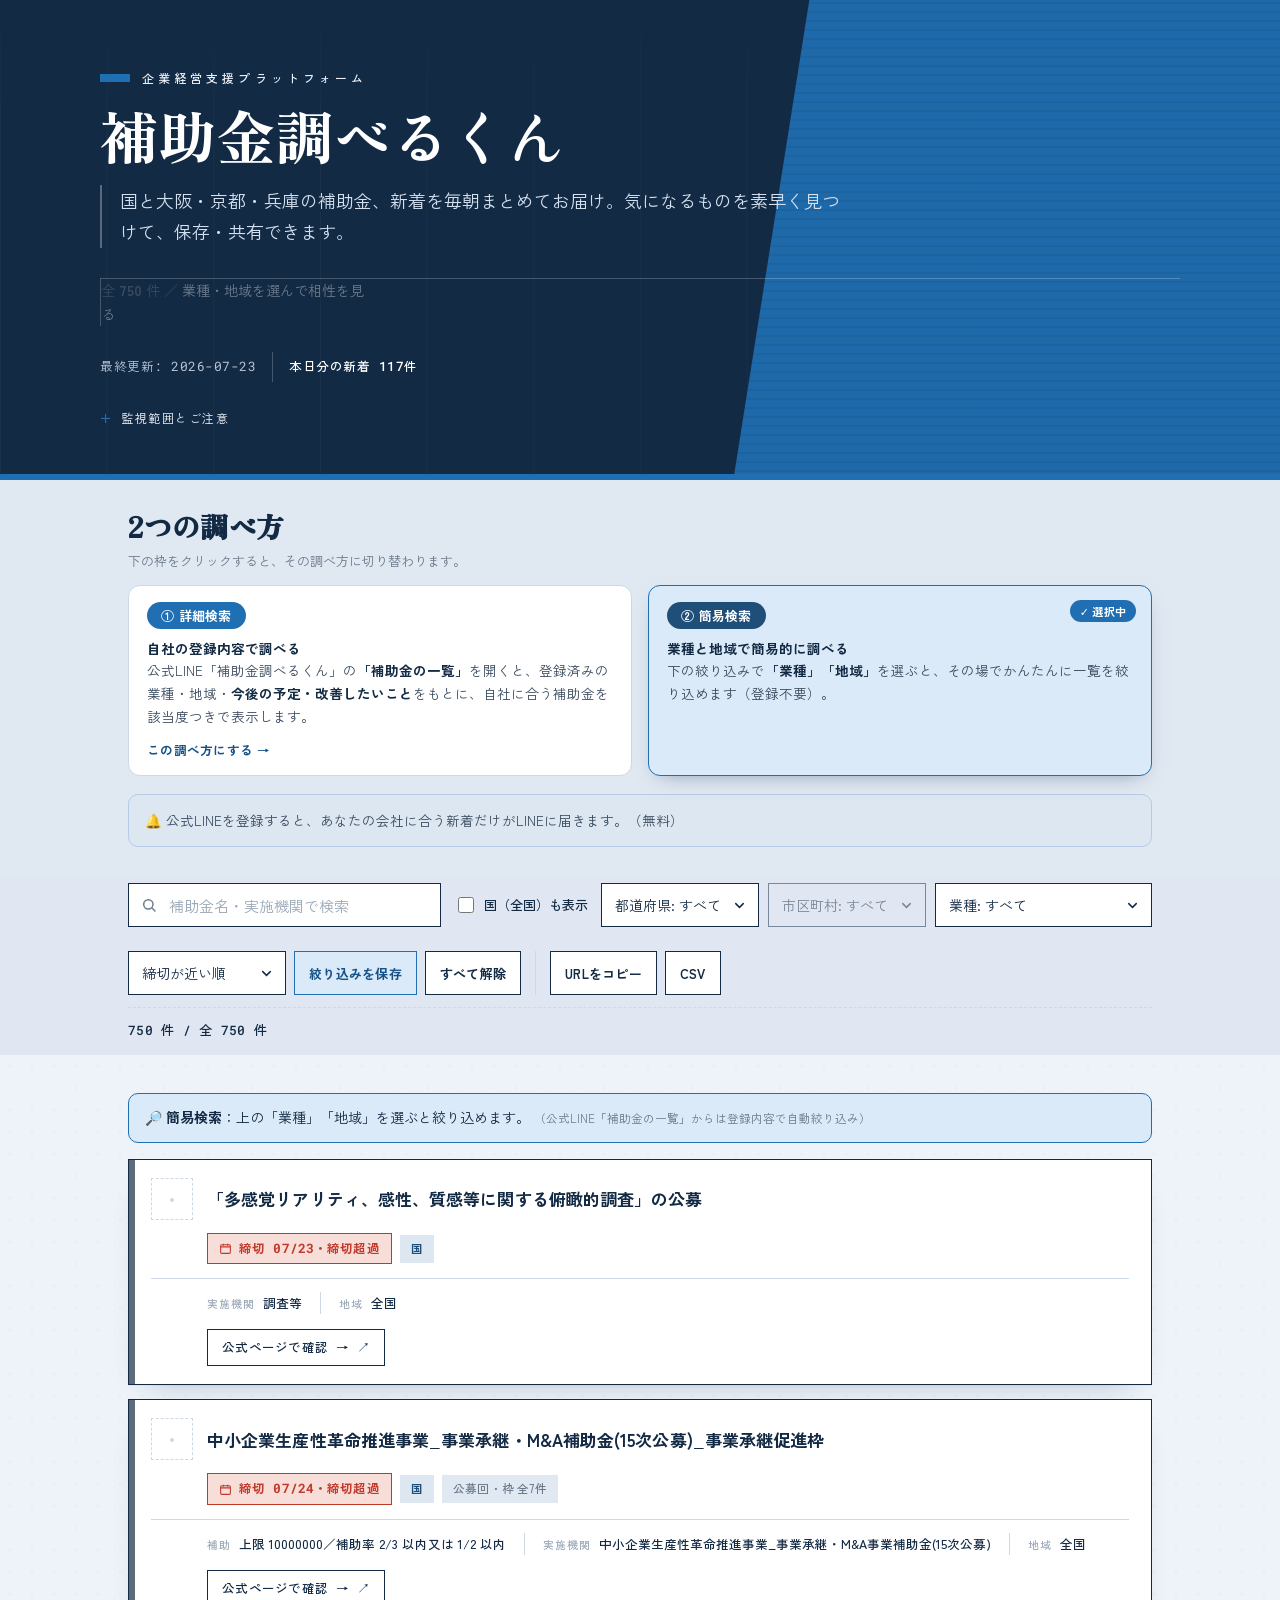
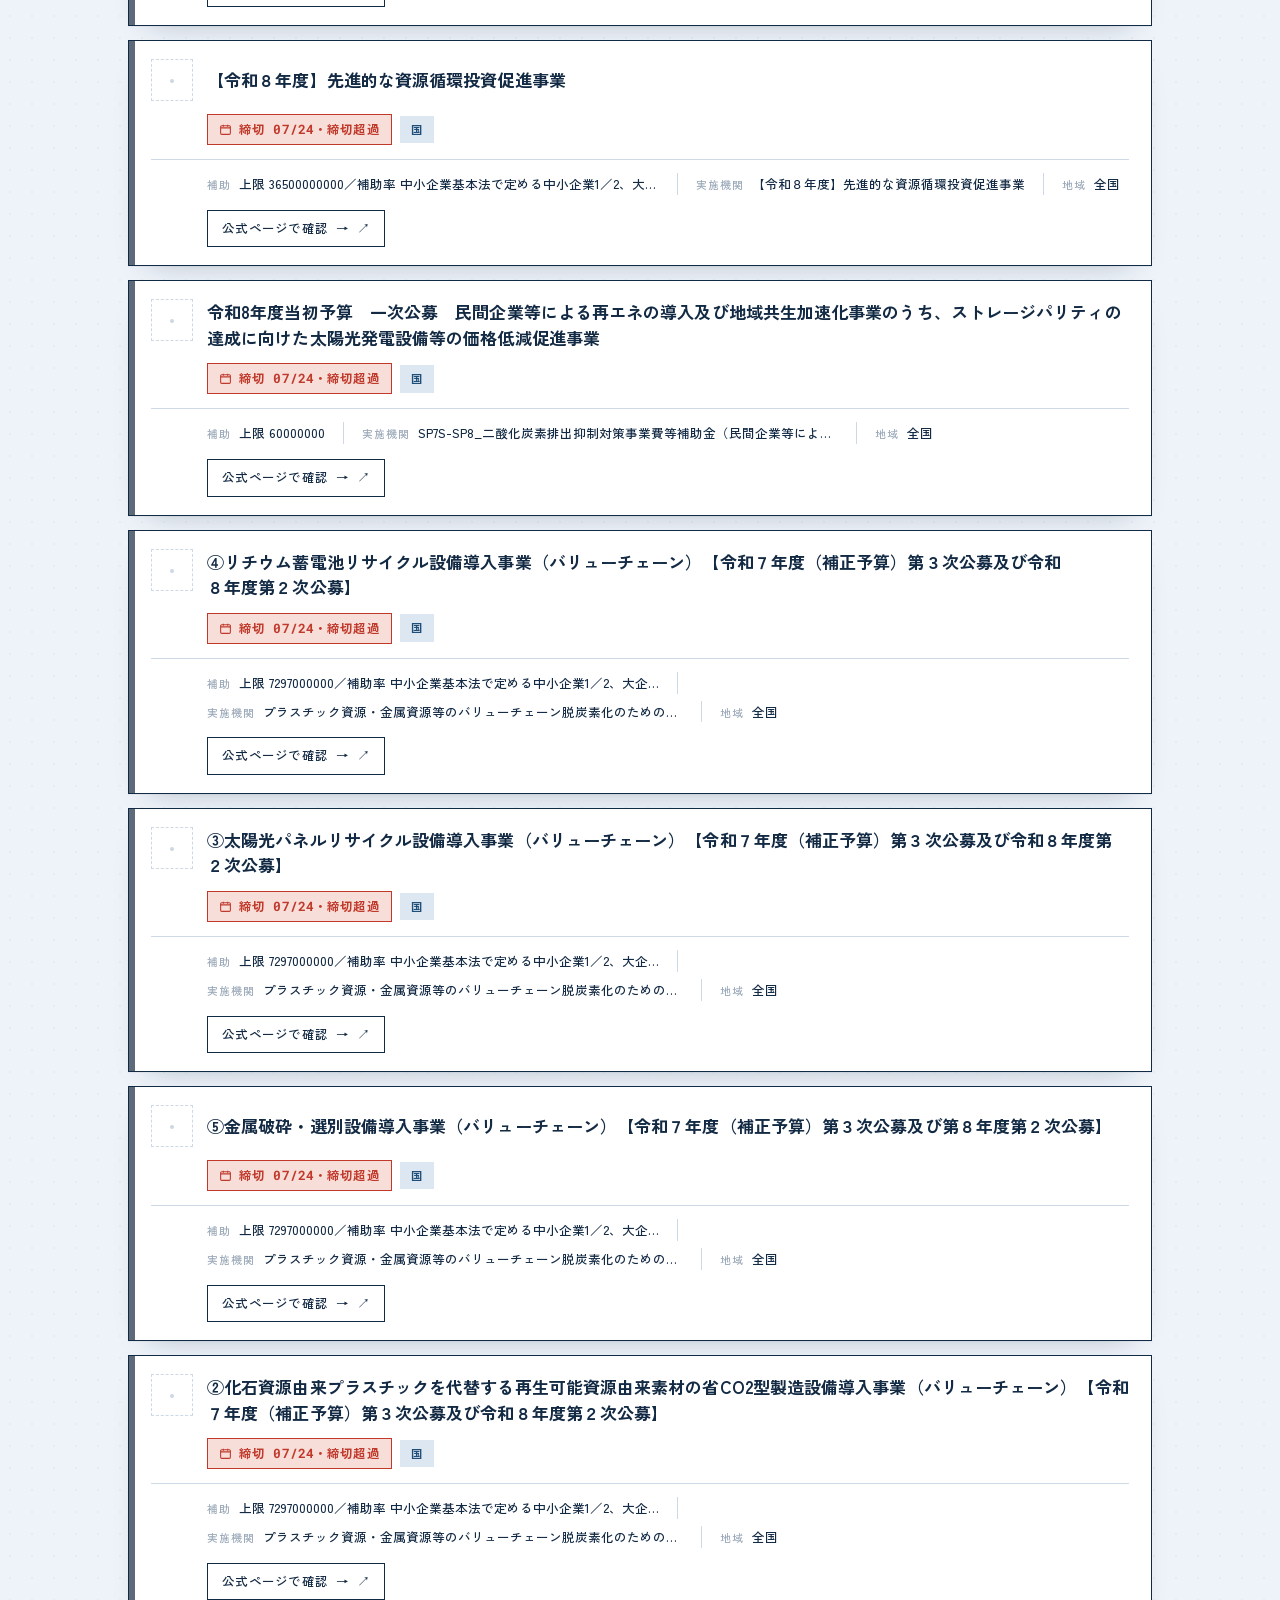
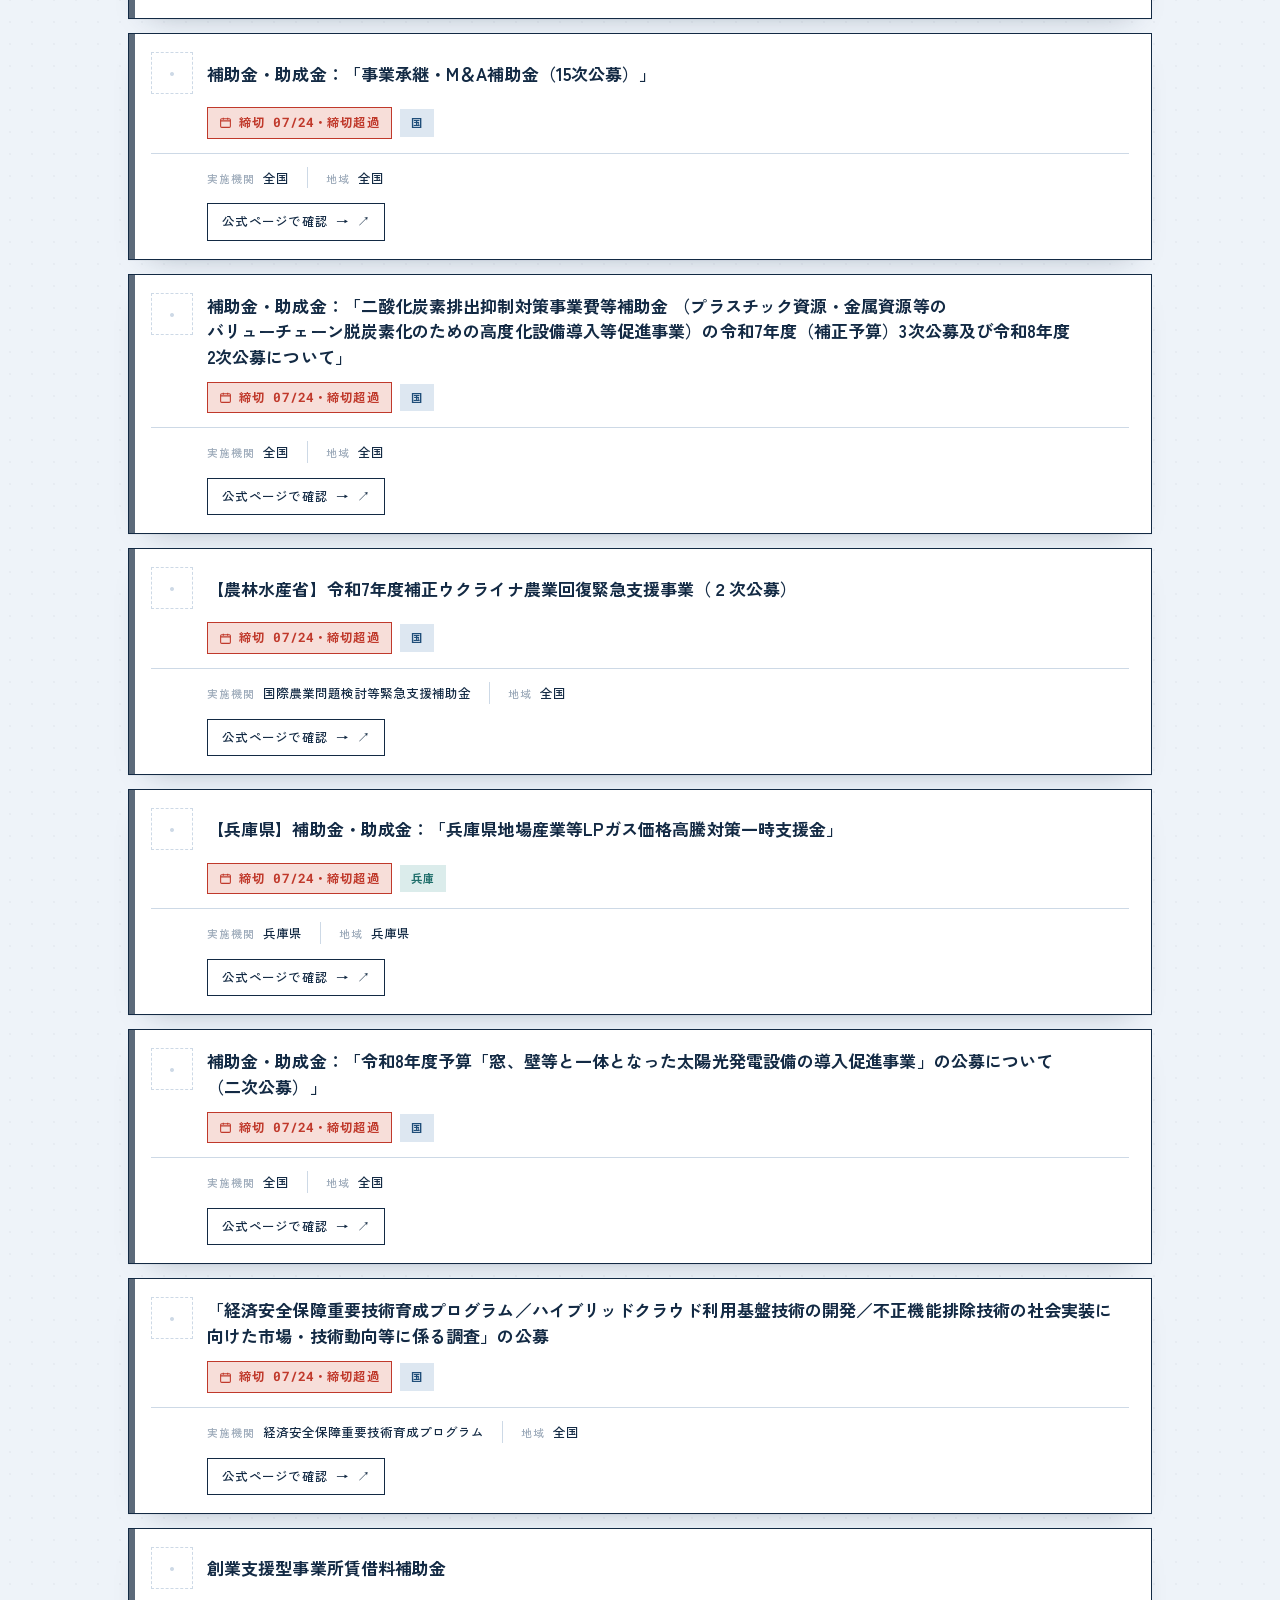
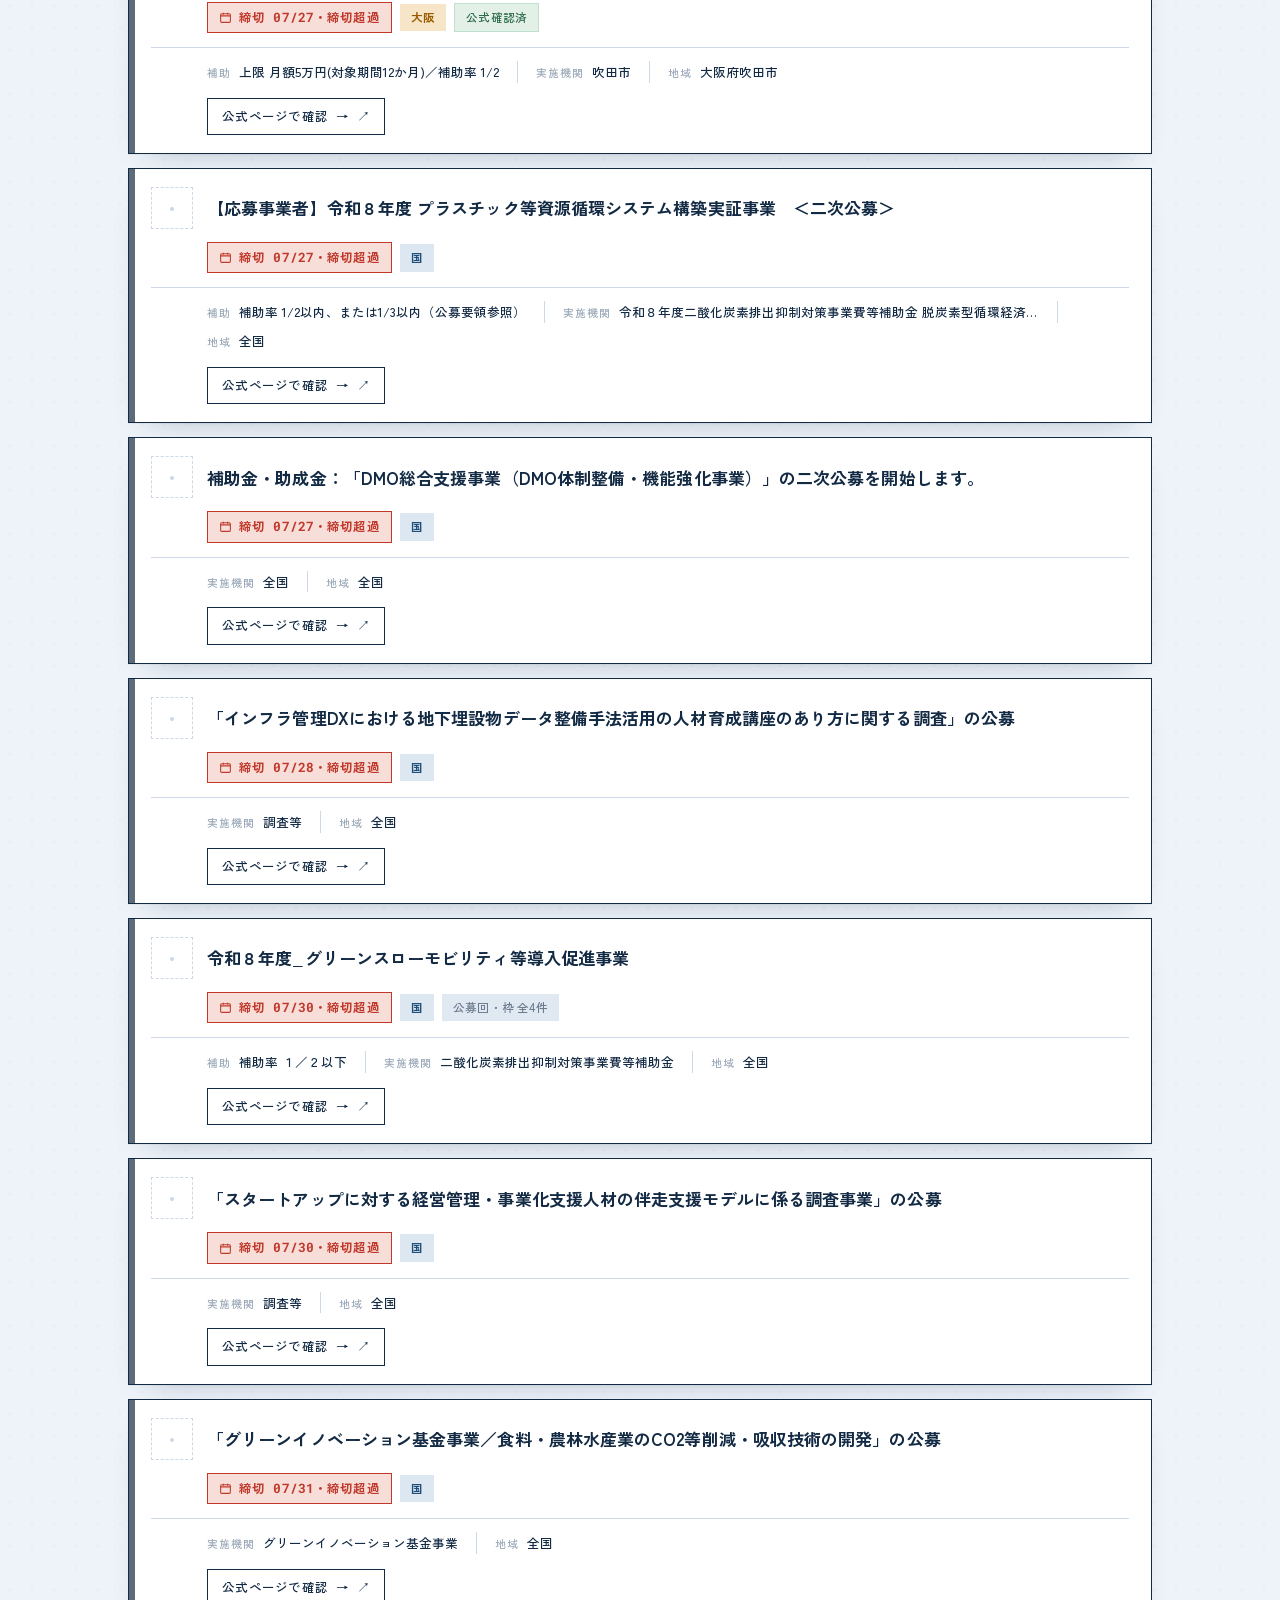
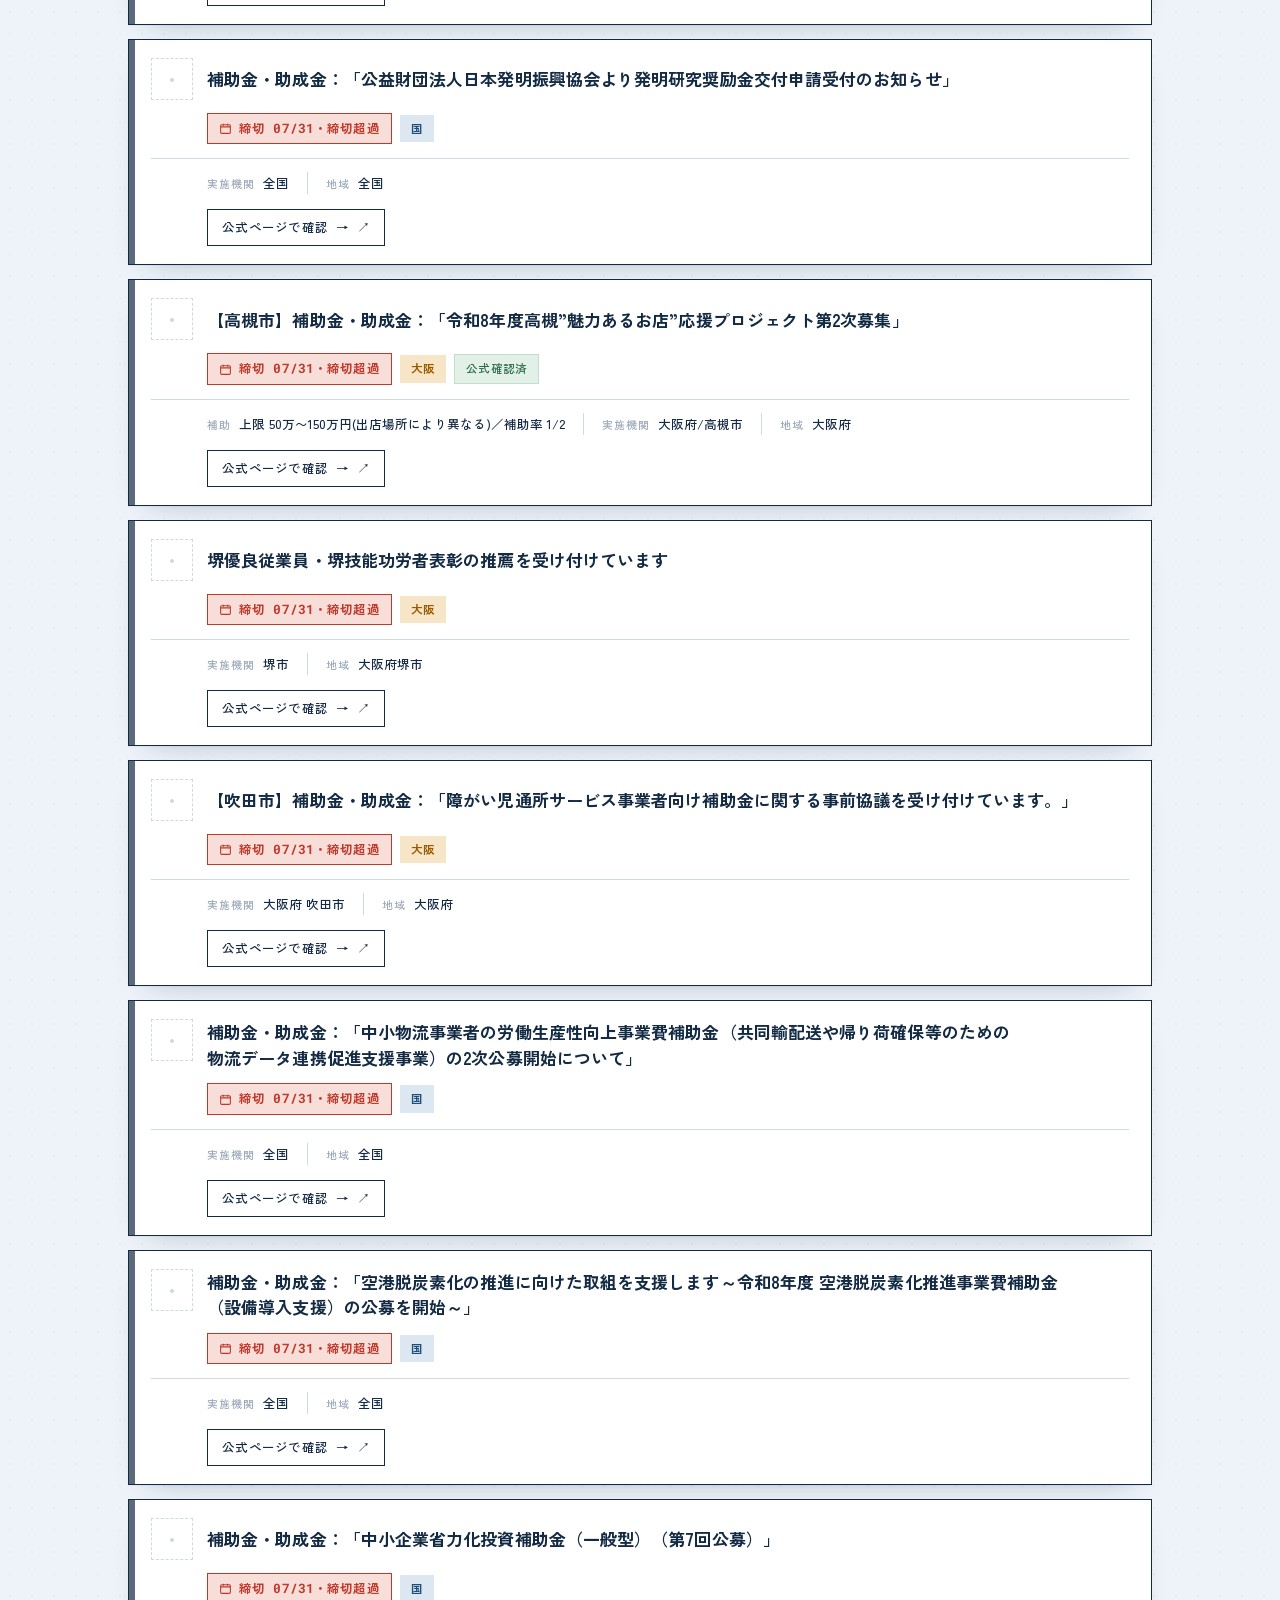
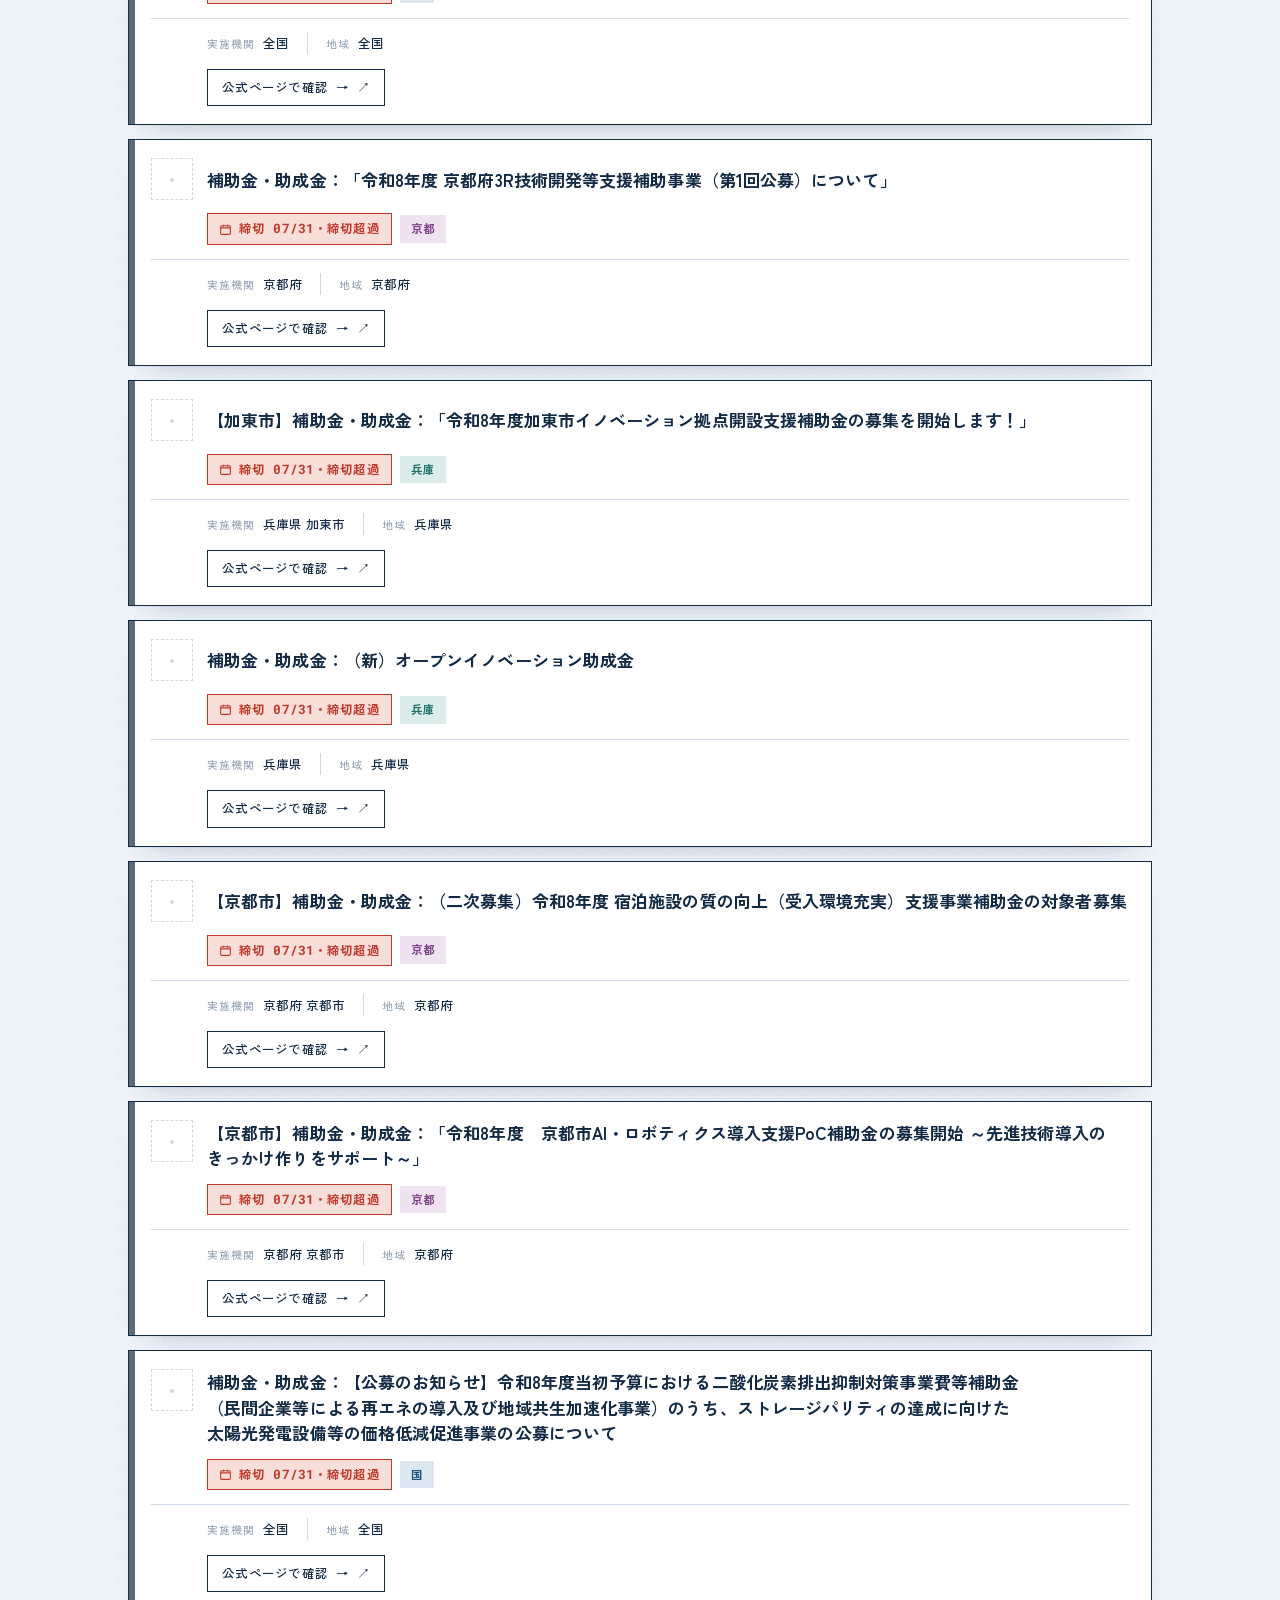
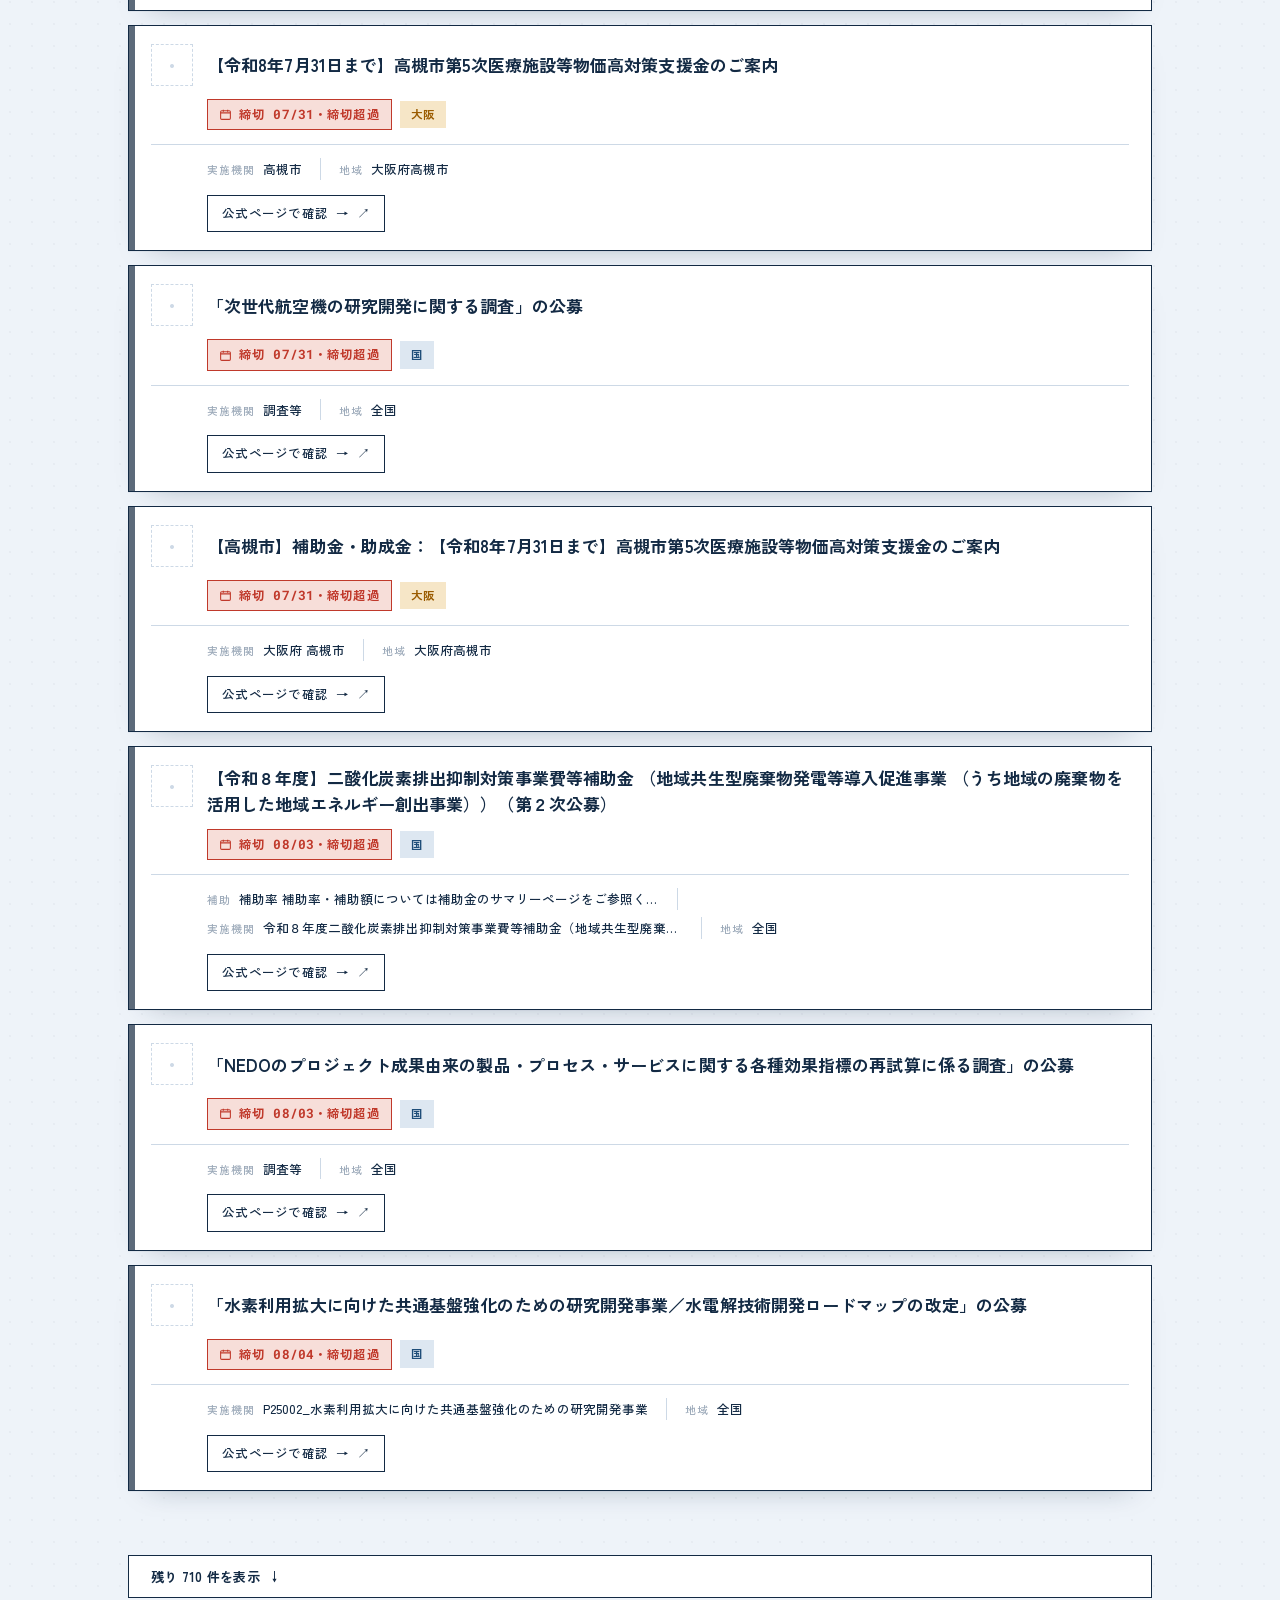
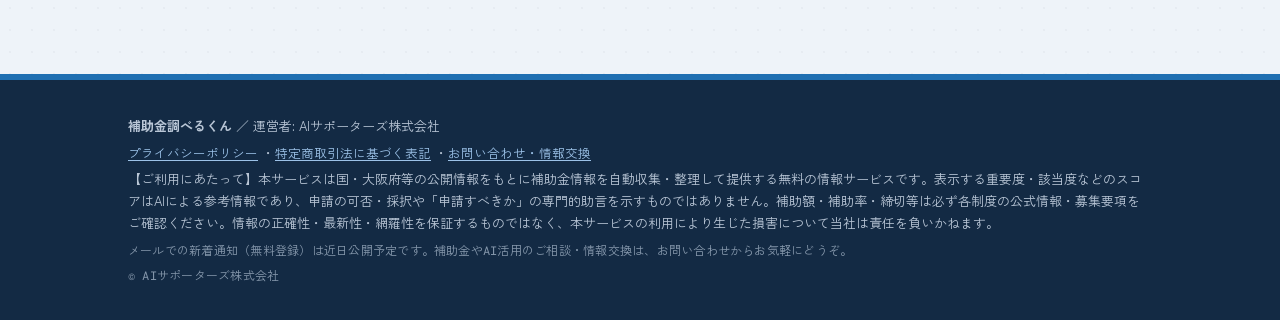
<file: index.html>
<!DOCTYPE html>
<html lang="ja">
<head>
<meta charset="UTF-8">
<meta name="viewport" content="width=device-width, initial-scale=1.0">
<!-- 正式名称・運営者・法務リンクは代表確定済（2026-06-23）。新着通知のメール登録フォームはBrevo接続時に追加。 -->
<title>補助金調べるくん｜補助金・助成金がわかる企業経営支援プラットフォーム</title>
<meta name="description" content="補助金調べるくんは、中小企業の経営を支援するプラットフォーム。国と大阪・京都・兵庫の補助金・助成金の新着を毎朝自動でチェックし、公式LINEであなたの会社に合うものだけを無料でお届けします。（運営：AIサポーターズ株式会社）">
<link rel="preconnect" href="https://fonts.googleapis.com">
<link rel="preconnect" href="https://fonts.gstatic.com" crossorigin>
<link href="https://fonts.googleapis.com/css2?family=Zen+Antique&family=Zen+Kaku+Gothic+New:wght@400;500;700&family=Roboto+Mono:wght@400;500;700&display=swap" rel="stylesheet">
<link rel="stylesheet" href="styles.css?v=12">
</head>
<body>
<header class="hero">
  <div class="hero-grid" aria-hidden="true"></div>
  <div class="hero-sweep" aria-hidden="true"></div>
  <div class="wrap hero-inner">
    <p class="eyebrow">企業経営支援プラットフォーム</p>
    <h1>補助金調べるくん</h1>
    <p class="lede">国と大阪・京都・兵庫の補助金、新着を毎朝まとめてお届け。気になるものを素早く見つけて、保存・共有できます。</p>
    <div class="scoreboard" id="scoreboard" role="group" aria-label="重要度別の件数"></div>
    <p class="meta">
      <span id="last-updated">最終更新: —</span>
      <span id="new-summary"></span>
    </p>
    <details class="scope">
      <summary>監視範囲とご注意</summary>
      <div class="scope-body">
        <p id="sources"></p>
        <p id="uncovered" class="uncovered"></p>
        <p class="disclaimer">本サービスは公開情報をもとに補助金情報を自動収集・整理して提供する無料の情報サービスです。表示する重要度・該当度などのスコアはAIによる参考情報であり、申請の可否・採択や「申請すべきか」の専門的助言を示すものではありません。補助額・補助率・締切等は必ず各制度の公式情報・募集要項をご確認ください。情報の正確性・最新性・網羅性を保証するものではありません。</p>
      </div>
    </details>
  </div>
</header>

<section class="profile-panel" id="profile-panel" aria-labelledby="pp-title">
  <div class="wrap">
    <div class="pp-head">
      <h2 id="pp-title">2つの調べ方</h2>
      <p class="pp-sub">下の枠をクリックすると、その調べ方に切り替わります。</p>
      <div class="pp-ways" role="tablist" aria-label="調べ方の切り替え">
        <button type="button" class="pp-way" id="tab-detail" role="tab" aria-selected="false" aria-controls="panel-detail">
          <span class="pp-way-badge">① 詳細検索</span>
          <span class="pp-way-body"><b>自社の登録内容で調べる</b><br>公式LINE「補助金調べるくん」の<b>「補助金の一覧」</b>を開くと、登録済みの業種・地域・<b>今後の予定・改善したいこと</b>をもとに、自社に合う補助金を該当度つきで表示します。</span>
          <span class="pp-way-cta">この調べ方にする →</span>
        </button>
        <button type="button" class="pp-way" id="tab-simple" role="tab" aria-selected="true" aria-controls="panel-simple">
          <span class="pp-way-badge alt">② 簡易検索</span>
          <span class="pp-way-body"><b>業種と地域で簡易的に調べる</b><br>下の絞り込みで<b>「業種」「地域」</b>を選ぶと、その場でかんたんに一覧を絞り込めます（登録不要）。</span>
          <span class="pp-way-cta">この調べ方にする →</span>
        </button>
      </div>
    </div>
    <p class="pp-linenote">🔔 公式LINEを登録すると、あなたの会社に合う新着だけがLINEに届きます。（無料）</p>
  </div>
</section>

<div class="toolbar">
  <div class="wrap">
    <section class="tabpanel" id="panel-detail" role="tabpanel" aria-labelledby="tab-detail" hidden>
      <div class="controls-filter">
        <label class="chk"><input type="checkbox" id="d-kuni"><span>国（全国）も表示</span></label>
        <label class="visually-hidden" for="d-pref">都道府県</label>
        <select id="d-pref" aria-label="都道府県で絞り込み"><option value="">都道府県: すべて</option><option value="大阪府">大阪府</option><option value="京都府">京都府</option><option value="兵庫県">兵庫県</option></select>
        <label class="visually-hidden" for="d-city">市区町村</label>
        <select id="d-city" aria-label="市区町村で絞り込み" disabled><option value="">市区町村: すべて</option></select>
        <label class="visually-hidden" for="d-industry">業種</label>
        <select id="d-industry" aria-label="業種で絞り込み"><option value="">業種: すべて</option></select>
        <label class="visually-hidden" for="d-size">規模</label>
        <select id="d-size" aria-label="規模で絞り込み"><option value="">規模: すべて</option><option value="s1_5">1〜5人</option><option value="s6_20">6〜20人</option><option value="s21_50">21〜50人</option><option value="s51_100">51〜100人</option><option value="s101">101人以上</option></select>
      </div>
      <div id="detail-active" class="detail-active" aria-label="絞り込み中の条件"></div>
      <div id="theme-pool" class="theme-pool" aria-label="追加できる条件（今後の予定・改善・希望する支援）"></div>
    </section>

    <section class="tabpanel" id="panel-simple" role="tabpanel" aria-labelledby="tab-simple">
      <div class="controls-filter">
        <label class="visually-hidden" for="q">キーワード検索</label>
        <div class="search"><input type="search" id="q" placeholder="補助金名・実施機関で検索"></div>
        <label class="chk"><input type="checkbox" id="s-kuni"><span>国（全国）も表示</span></label>
        <label class="visually-hidden" for="s-pref">都道府県</label>
        <select id="s-pref" aria-label="都道府県で絞り込み"><option value="">都道府県: すべて</option><option value="大阪府">大阪府</option><option value="京都府">京都府</option><option value="兵庫県">兵庫県</option></select>
        <label class="visually-hidden" for="s-city">市区町村</label>
        <select id="s-city" aria-label="市区町村で絞り込み" disabled><option value="">市区町村: すべて</option></select>
        <label class="visually-hidden" for="s-industry">業種</label>
        <select id="s-industry" aria-label="業種で絞り込み"><option value="">業種: すべて</option></select>
      </div>
      <div id="chips" class="chips" aria-label="適用中の絞り込み"></div>
    </section>

    <div class="controls-action">
      <label class="visually-hidden" for="sort">並び替え</label>
      <select id="sort">
        <option value="deadline">締切が近い順</option>
        <option value="new">新着順</option>
        <option value="score">該当度が高い順</option>
      </select>
      <button id="save" type="button" class="btn btn-primary">絞り込みを保存</button>
      <button id="clear-all" type="button" class="btn">すべて解除</button>
      <button id="reset-detail" type="button" class="btn only-detail" hidden>絞り込み状態を初期化</button>
      <span class="action-gap" aria-hidden="true"></span>
      <button id="copy" type="button" class="btn">URLをコピー</button>
      <button id="csv" type="button" class="btn">CSV</button>
      <a id="edit-reg" class="btn only-detail" hidden href="register.html" target="_blank" rel="noopener">登録情報を編集する</a>
    </div>

    <div class="status-bar">
      <p id="result-count" class="result-count" role="status" aria-live="polite" aria-atomic="true"></p>
    </div>
  </div>
</div>

<main class="wrap">
  <div id="persp-banner" class="persp-banner"></div>
  <h2 class="visually-hidden">補助金の一覧</h2>
  <div id="list" class="list"></div>
  <p id="empty" class="empty" role="status" aria-live="polite" hidden></p>
</main>

<footer class="site-footer">
  <div class="wrap">
    <p><strong>補助金調べるくん</strong> ／ 運営者: AIサポーターズ株式会社</p>
    <p class="footer-links">
      <a href="https://ai-supporters.com/privacypolicy/" target="_blank" rel="noopener noreferrer">プライバシーポリシー</a>
      ・<a href="https://ai-supporters.com/tokusyoho/" target="_blank" rel="noopener noreferrer">特定商取引法に基づく表記</a>
      ・<a href="https://ai-supporters.com/contact/" target="_blank" rel="noopener noreferrer">お問い合わせ・情報交換</a>
    </p>
    <p>【ご利用にあたって】本サービスは国・大阪府等の公開情報をもとに補助金情報を自動収集・整理して提供する無料の情報サービスです。表示する重要度・該当度などのスコアはAIによる参考情報であり、申請の可否・採択や「申請すべきか」の専門的助言を示すものではありません。補助額・補助率・締切等は必ず各制度の公式情報・募集要項をご確認ください。情報の正確性・最新性・網羅性を保証するものではなく、本サービスの利用により生じた損害について当社は責任を負いかねます。</p>
    <p class="tiny">メールでの新着通知（無料登録）は近日公開予定です。補助金やAI活用のご相談・情報交換は、お問い合わせからお気軽にどうぞ。</p>
    <p class="tiny">© AIサポーターズ株式会社</p>
  </div>
</footer>

<script src="app.js?v=23"></script>
</body>
</html>
</file>
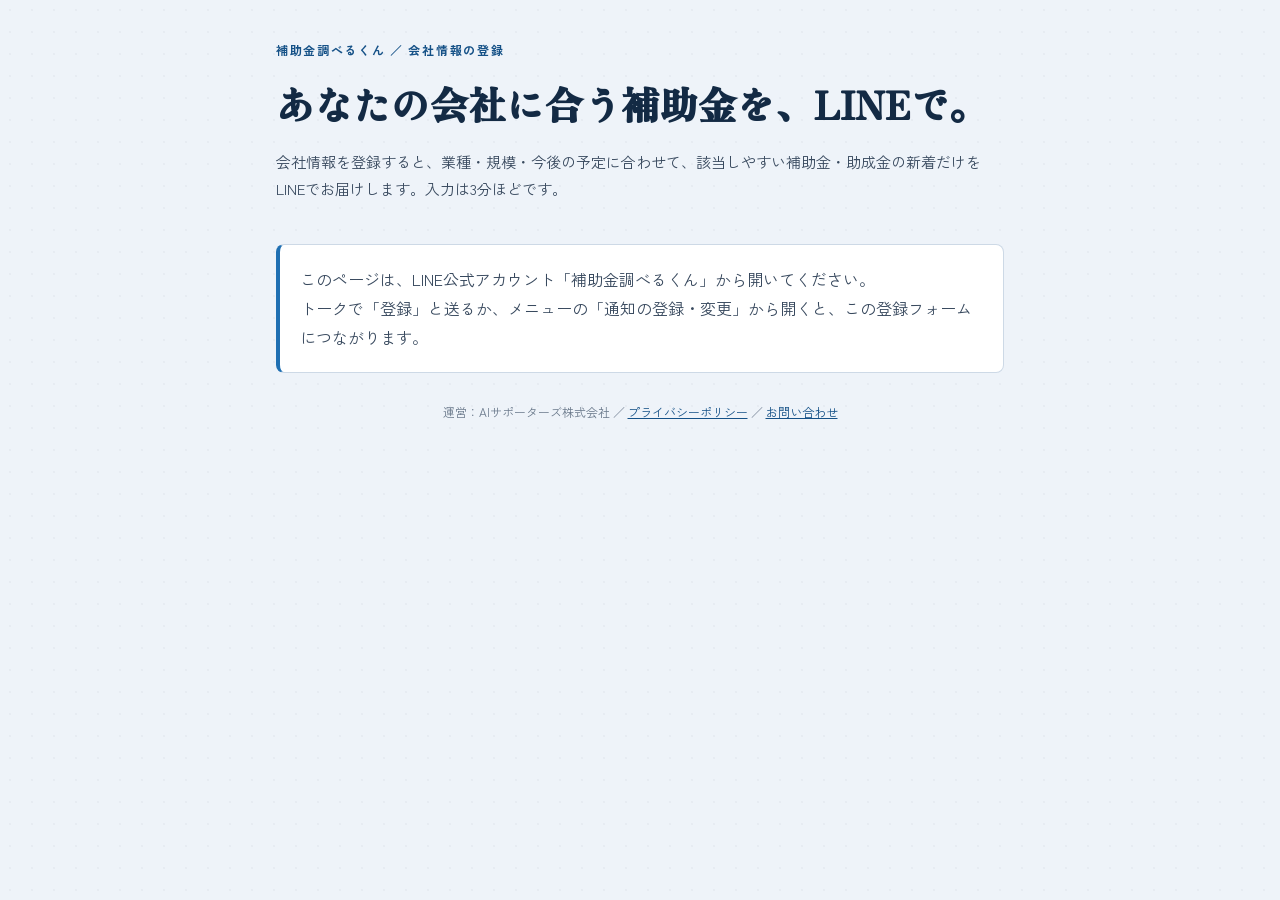
<file: register.html>
<!DOCTYPE html>
<html lang="ja">
<head>
<meta charset="UTF-8">
<meta name="viewport" content="width=device-width, initial-scale=1.0">
<title>会社情報の登録｜補助金調べるくん</title>
<meta name="description" content="会社情報を登録すると、あなたの会社に合う補助金・助成金の新着をLINEでお届けします（運営：AIサポーターズ株式会社）。">
<meta name="robots" content="noindex">
<link rel="preconnect" href="https://fonts.googleapis.com">
<link rel="preconnect" href="https://fonts.gstatic.com" crossorigin>
<link href="https://fonts.googleapis.com/css2?family=Zen+Antique&family=Zen+Kaku+Gothic+New:wght@400;500;700&family=Roboto+Mono:wght@400;500;700&display=swap" rel="stylesheet">
<link rel="stylesheet" href="styles.css?v=9">
<style>
  .rf-wrap{max-width:760px;margin:0 auto;padding:0 16px 64px}
  .rf-hero{padding:28px 0 12px}
  .rf-hero h1{font-family:var(--display);font-size:clamp(26px,5vw,38px);color:var(--ink);margin:.2em 0 .3em;letter-spacing:.01em}
  .rf-hero .rf-eyebrow{font-size:12px;letter-spacing:.14em;color:var(--accent-deep);font-weight:700}
  .rf-hero .rf-lede{color:var(--ink-soft);font-size:15px;line-height:1.8;margin:.4em 0}
  .rf-note-top{background:var(--card);border:1px solid var(--hair);border-left:4px solid var(--accent);border-radius:0;padding:12px 14px;color:var(--ink-soft);font-size:13.5px;line-height:1.7;margin:10px 0}
  .rf-step{background:var(--card);border:1px solid var(--hair);border-radius:10px;padding:18px 18px 20px;margin:16px 0;box-shadow:var(--shadow)}
  .rf-step > h2{font-family:var(--display);font-size:19px;color:var(--ink);margin:0 0 4px;display:flex;align-items:baseline;gap:10px}
  .rf-step > h2 .rf-num{font-family:var(--mono);font-size:13px;color:#fffdf8;background:var(--ink);border-radius:4px;padding:2px 8px;letter-spacing:.05em}
  .rf-step > .rf-desc{color:var(--muted);font-size:13px;margin:0 0 14px;line-height:1.6}
  .rf-field{margin:0 0 14px}
  .rf-field > label{display:block;font-weight:700;color:var(--ink);font-size:14px;margin:0 0 5px}
  .rf-field .req{color:var(--accent-deep);font-size:11px;font-weight:700;border:1px solid var(--accent);border-radius:3px;padding:0 5px;margin-left:6px;vertical-align:1px}
  .rf-field .opt{color:var(--muted);font-size:11px;font-weight:400;margin-left:6px}
  .rf-field input[type=text],.rf-field input[type=email],.rf-field input[type=tel],.rf-field input[type=url],.rf-field input[type=number],.rf-field select{
    width:100%;box-sizing:border-box;font:inherit;font-size:15px;color:var(--ink);background:#fff;border:1px solid var(--hair);border-radius:8px;padding:11px 12px;transition:border-color .15s}
  .rf-field input:focus,.rf-field select:focus{outline:none;border-color:var(--accent)}
  .rf-field .rf-hint{color:var(--muted);font-size:12px;margin:5px 0 0;line-height:1.6}
  .rf-two{display:grid;grid-template-columns:1fr 1fr;gap:12px}
  .rf-inline{display:grid;grid-template-columns:1fr auto 1fr;gap:8px;align-items:center}
  .rf-inline .rf-sep{color:var(--muted);font-size:13px}
  @media(max-width:560px){.rf-two{grid-template-columns:1fr}}
  .rf-checks{display:grid;grid-template-columns:1fr 1fr;gap:8px}
  @media(max-width:560px){.rf-checks{grid-template-columns:1fr}}
  .rf-chk{display:flex;align-items:flex-start;gap:9px;background:#fff;border:1px solid var(--hair);border-radius:8px;padding:10px 12px;font-size:14px;color:var(--ink-soft);cursor:pointer;line-height:1.4}
  .rf-chk:hover{border-color:var(--accent)}
  .rf-chk input{margin:2px 0 0;width:17px;height:17px;accent-color:var(--accent);flex:0 0 auto}
  .rf-chk.on{border-color:var(--accent);background:var(--accent-soft)}
  .rf-suffix{display:flex;align-items:center;gap:8px}
  .rf-suffix input{flex:1}
  .rf-suffix .rf-unit{color:var(--muted);font-size:14px;white-space:nowrap}
  .rf-consent{background:var(--paper-deep);border:1px solid var(--hair);border-radius:8px;padding:14px}
  .rf-consent .rf-chk{background:#fff}
  .rf-priv{color:var(--ink-soft);font-size:13px;line-height:1.7;margin:10px 0 0}
  .rf-submit{width:100%;font:inherit;font-size:16px;font-weight:700;color:#fffaf6;background:var(--accent);border:none;border-radius:10px;padding:15px;margin:20px 0 0;cursor:pointer;letter-spacing:.03em;transition:background .15s}
  .rf-submit:hover{background:var(--accent-deep)}
  .rf-submit:disabled{opacity:.55;cursor:default}
  .rf-status{text-align:center;font-size:14px;margin:12px 0 0;line-height:1.7;min-height:1.2em}
  .rf-status.err{color:var(--accent-deep)}
  .rf-status.ok{color:var(--new)}
  .rf-gate{background:var(--card);border:1px solid var(--hair);border-left:4px solid var(--accent);border-radius:8px;padding:20px;margin:24px 0;color:var(--ink-soft);line-height:1.8}
  .rf-done{text-align:center;padding:40px 20px}
  .rf-done h2{font-family:var(--display);font-size:26px;color:var(--ink);margin:0 0 10px}
  .rf-done p{color:var(--ink-soft);font-size:15px;line-height:1.8}
  .rf-foot{text-align:center;color:var(--muted);font-size:12px;margin:28px 0 0;line-height:1.8}
  .rf-foot a{color:var(--accent-deep)}
  .rf-invite{background:#eef4fb;border:1px solid #cfe0f2;border-radius:12px;padding:14px 16px;margin:0 0 16px}
  .rf-invite label{display:block;font-weight:700;color:var(--ink);font-size:14px;margin:0 0 6px}
  .rf-invite input{width:100%;box-sizing:border-box;font:inherit;font-size:16px;letter-spacing:.14em;text-transform:uppercase;border:1px solid var(--hair);border-radius:8px;padding:11px 12px;background:#fff}
  .rf-invite input:focus{outline:none;border-color:#2f6fb0}
  .rf-invite .opt{color:var(--muted);font-size:11px;font-weight:400;margin-left:6px}
  .rf-invite .rf-hint{color:var(--muted);font-size:12px;margin:6px 0 0;line-height:1.6}
  .rf-mycode-box{background:var(--paper-deep);border:1px solid var(--hair);border-radius:12px;padding:18px;margin:18px 0}
</style>
</head>
<body class="register-page">
<div class="rf-wrap">
  <div class="rf-hero">
    <p class="rf-eyebrow">補助金調べるくん ／ 会社情報の登録</p>
    <h1>あなたの会社に合う補助金を、LINEで。</h1>
    <p class="rf-lede">会社情報を登録すると、業種・規模・今後の予定に合わせて、該当しやすい補助金・助成金の新着だけをLINEでお届けします。入力は3分ほどです。</p>
  </div>

  <div id="rf-gate" class="rf-gate" hidden>
    このページは、LINE公式アカウント「補助金調べるくん」から開いてください。<br>
    トークで「登録」と送るか、メニューの「通知の登録・変更」から開くと、この登録フォームにつながります。
  </div>

  <form id="rf-form" hidden novalidate>
    <div class="rf-note-top">入力いただいた会社情報は、あなたに合う補助金の判定・LINE通知のために利用します。取り扱いは<a href="https://ai-supporters.com/privacypolicy/" target="_blank" rel="noopener noreferrer">プライバシーポリシー</a>をご確認ください。</div>

    <div class="rf-invite">
      <label for="f-invite">招待コード<span class="opt">お持ちの方のみ・任意</span></label>
      <input type="text" id="f-invite" maxlength="12" autocapitalize="characters" placeholder="例）ABC123">
      <p class="rf-hint">お知り合いから招待コードをもらった方は入力してください。</p>
    </div>

    <section class="rf-step">
      <h2><span class="rf-num">STEP 1</span>会社情報</h2>
      <p class="rf-desc">まずは基本情報から。</p>
      <div class="rf-field">
        <label for="f-company">会社名（法人名・屋号）<span class="req">必須</span></label>
        <input type="text" id="f-company" autocomplete="organization" placeholder="例）AIサポーターズ株式会社">
      </div>
      <div class="rf-field">
        <label for="f-rep">代表者名<span class="req">必須</span></label>
        <input type="text" id="f-rep" placeholder="例）山田 太郎">
      </div>
      <div class="rf-two">
        <div class="rf-field">
          <label for="f-email">メールアドレス<span class="req">必須</span></label>
          <input type="email" id="f-email" autocomplete="email" placeholder="you@example.com">
        </div>
        <div class="rf-field">
          <label for="f-tel">電話番号<span class="req">必須</span></label>
          <input type="tel" id="f-tel" autocomplete="tel" placeholder="06-1234-5678">
        </div>
      </div>
      <div class="rf-two">
        <div class="rf-field">
          <label for="f-zip">郵便番号<span class="req">必須</span></label>
          <input type="text" id="f-zip" inputmode="numeric" autocomplete="postal-code" placeholder="530-0001">
        </div>
        <div class="rf-field">
          <label for="f-pref">都道府県<span class="req">必須</span></label>
          <select id="f-pref"><option value="">選択してください</option></select>
        </div>
      </div>
      <div class="rf-two">
        <div class="rf-field">
          <label for="f-city">市区町村<span class="req">必須</span></label>
          <select id="f-city" disabled><option value="">都道府県を先に選択</option></select>
        </div>
        <div class="rf-field">
          <label for="f-addr">住所（番地・建物など）<span class="req">必須</span></label>
          <input type="text" id="f-addr" autocomplete="address-level2" placeholder="1-2-3 ○○ビル">
        </div>
      </div>
      <div class="rf-field">
        <label for="f-industry">業種<span class="req">必須</span></label>
        <select id="f-industry"><option value="">業種を選択してください</option></select>
      </div>
    </section>

    <section class="rf-step">
      <h2><span class="rf-num">STEP 2</span>会社の規模</h2>
      <p class="rf-desc">補助金の対象になるかの判定に使います。</p>
      <div class="rf-two">
        <div class="rf-field">
          <label for="f-emp">従業員数<span class="req">必須</span></label>
          <div class="rf-suffix"><input type="number" id="f-emp" min="0" inputmode="numeric" placeholder="10"><span class="rf-unit">人</span></div>
        </div>
        <div class="rf-field">
          <label for="f-emp-ins">うち雇用保険加入者</label>
          <div class="rf-suffix"><input type="number" id="f-emp-ins" min="0" inputmode="numeric" placeholder="8"><span class="rf-unit">人</span></div>
        </div>
      </div>
      <div class="rf-two">
        <div class="rf-field">
          <label for="f-capital">資本金<span class="req">必須</span></label>
          <div class="rf-suffix"><input type="number" id="f-capital" min="0" inputmode="numeric" placeholder="500"><span class="rf-unit">万円</span></div>
        </div>
        <div class="rf-field">
          <label for="f-sales">年商<span class="req">必須</span></label>
          <select id="f-sales"><option value="">選択してください</option></select>
        </div>
      </div>
      <div class="rf-field">
        <label for="f-profit">前期経常利益</label>
        <div class="rf-suffix"><input type="number" id="f-profit" inputmode="numeric" placeholder="（1期目は0）"><span class="rf-unit">万円</span></div>
      </div>
      <div class="rf-two">
        <div class="rf-field">
          <label for="f-founded">創業年月</label>
          <input type="month" id="f-founded">
        </div>
        <div class="rf-field">
          <label for="f-fiscal">決算月</label>
          <select id="f-fiscal"><option value="">選択してください</option></select>
        </div>
      </div>
    </section>

    <section class="rf-step">
      <h2><span class="rf-num">STEP 3</span>今後の予定</h2>
      <p class="rf-desc">補助金判定でいちばん重要な項目です。あてはまるものをすべて選んでください（複数可）。</p>
      <div class="rf-checks" id="f-plans"></div>
    </section>

    <section class="rf-step">
      <h2><span class="rf-num">STEP 4</span>補助金で改善したいこと</h2>
      <p class="rf-desc">あてはまるものをすべて選んでください（複数可）。</p>
      <div class="rf-checks" id="f-improve"></div>
    </section>

    <section class="rf-step">
      <h2><span class="rf-num">STEP 5</span>希望する支援</h2>
      <p class="rf-desc">補助金以外にも気になる支援があれば選んでください（複数可）。</p>
      <div class="rf-checks" id="f-support"></div>
    </section>

    <section class="rf-step">
      <h2><span class="rf-num">STEP 6</span>会社案内・その他</h2>
      <div class="rf-field">
        <label for="f-hp">ホームページ</label>
        <input type="url" id="f-hp" placeholder="https://…">
      </div>
      <div class="rf-field">
        <label for="f-invest">今後1年以内の投資予定額</label>
        <select id="f-invest"><option value="">選択してください</option></select>
      </div>
    </section>

    <section class="rf-step">
      <h2><span class="rf-num">STEP 7</span>同意</h2>
      <div class="rf-consent">
        <label class="rf-chk"><input type="checkbox" id="f-consent"> <span>新着補助金の通知を受け取ること、および入力情報を<a href="https://ai-supporters.com/privacypolicy/" target="_blank" rel="noopener noreferrer">プライバシーポリシー</a>に沿って取り扱うことに同意します。<span class="req">必須</span></span></label>
        <p class="rf-priv">※ 該当度・重要度はAIによる参考情報です。補助額・補助率・締切・対象要件は各制度の公式情報でご確認ください。配信停止は、いつでもLINEアカウントのブロックで可能です。</p>
      </div>
      <button type="submit" class="rf-submit" id="rf-submit">この内容で登録する</button>
      <p class="rf-status" id="rf-status" role="status" aria-live="polite"></p>
    </section>
  </form>

  <div id="rf-done" class="rf-done" hidden>
    <h2>登録ありがとうございました</h2>
    <p>あなたの会社に合う新着補助金が出たら、LINEにお届けします。</p>
    <div class="rf-mycode-box">
      <p style="margin:0 0 6px;font-size:14px;color:var(--ink-soft)">あなたの招待コード</p>
      <b id="rf-mycode" style="font-size:30px;letter-spacing:.18em;color:var(--accent-deep)">—</b>
      <p style="margin:8px 0 0;font-size:13px;color:var(--muted)">お知り合いを紹介するときに使えます（LINEメニュー「友だちに紹介」からも確認できます）。</p>
    </div>
    <p>このページを閉じてLINEにお戻りください。</p>
  </div>

  <p class="rf-foot">運営：AIサポーターズ株式会社 ／ <a href="https://ai-supporters.com/privacypolicy/" target="_blank" rel="noopener noreferrer">プライバシーポリシー</a> ／ <a href="https://ai-supporters.com/contact/" target="_blank" rel="noopener noreferrer">お問い合わせ</a></p>
</div>
<script src="register.js?v=2"></script>
</body>
</html>
</file>
<file: styles.css>
/* ===========================================================
   補助金レーダー — 「特集スプレッド」テーマ（大胆エディトリアル）
   雑誌の特集ページのような強いタイポ階層・大きなタブラー数字・
   はっきりしたカラーブロッキング・新聞紙のような暖色ニュートラル＋一点の朱。
   display: Zen Antique（高コントラストな和文ディスプレイ）
   ui/body: Zen Kaku Gothic New ／ figures: Roboto Mono（タブラー）
   士業向けの信頼感・可読性を保ちつつ退屈の対極を狙う。
   =========================================================== */
:root{
  --display:"Zen Antique","Shippori Mincho B1","Hiragino Mincho ProN","Yu Mincho",serif;
  --sans:"Zen Kaku Gothic New","Hiragino Kaku Gothic ProN","Yu Gothic",Meiryo,system-ui,sans-serif;
  --mono:"Roboto Mono","Zen Kaku Gothic New",ui-monospace,SFMono-Regular,Menlo,monospace;

  /* 青×白基調（cool white canvas + navy ink） */
  --paper:#eef3f9;        /* 冷たい白基調（ごく淡い青みグレー） */
  --paper-deep:#e0e8f2;   /* セクション帯・沈み色 */
  --card:#ffffff;         /* 白カード */
  --ink:#132a44;          /* 主役の濃紺インク */
  --ink-soft:#38495e;     /* 本文 */
  --muted:#6b7a8c;        /* 補助テキスト */
  --faint:#9aa8b8;        /* ラベル */
  --rule:#132a44;         /* 罫線（構造線） */
  --hair:#cdd9e6;         /* ヘアライン */

  /* イメージカラー＝ブルー */
  --accent:#1f6fb2;       /* blue */
  --accent-deep:#155187;
  --accent-soft:#daeaf8;

  /* 重要度の視覚序列 S>A>B>C（クールな配色で統一） */
  --rank-s:#0d4f9e;       /* 濃い鮮青＝最重要 */
  --rank-s-ink:#ffffff;
  --rank-a:#3a7bbf;       /* 青＝高 */
  --rank-a-ink:#ffffff;
  --rank-b:#2f6b4a;       /* 深緑＝中 */
  --rank-b-ink:#ffffff;
  --rank-c:#5c6a7a;       /* スレートグレー＝低 */
  --rank-c-ink:#ffffff;

  --osaka:#9a5b00;        /* 大阪＝琥珀（地域の識別色として保持） */
  --osaka-bg:#f6e6c7;
  --kuni:#1f4e79;         /* 国＝濃紺 */
  --kuni-bg:#dde7f1;

  --urgent:#c0392b;       /* 締切間近＝赤（機能色として保持） */
  --urgent-bg:#f7ded9;
  --soon:#9a5b00;
  --soon-bg:#f6e6c7;
  --new:#1d6b3d;
  --new-bg:#dcecdd;

  --maxw:1080px;
  --shadow:0 1px 0 rgba(19,42,68,.04),0 14px 30px -22px rgba(19,42,68,.4);
}

*{box-sizing:border-box}
html{scroll-behavior:smooth}
body{
  margin:0;font-family:var(--sans);color:var(--ink-soft);background:var(--paper);
  line-height:1.7;-webkit-font-smoothing:antialiased;text-rendering:optimizeLegibility;
  font-feature-settings:"palt" 1;overflow-x:clip;
  /* 紙の質感：極薄のグリッド点を敷いて“設計された地”を作る（単色べた塗り回避） */
  background-image:
    radial-gradient(rgba(19,42,68,.035) 1px,transparent 1.4px);
  background-size:22px 22px;background-position:-1px -1px;
}
.wrap{max-width:var(--maxw);margin:0 auto;padding:0 28px}
.visually-hidden{position:absolute;width:1px;height:1px;overflow:hidden;clip:rect(0 0 0 0);white-space:nowrap}
:focus-visible{outline:3px solid var(--accent);outline-offset:2px;border-radius:2px}
a{color:inherit}
img{max-width:100%}

/* ===========================================================
   HERO ＝ 特集マストヘッド（ink帯×朱の構造）
   寒色グラデを廃し、ページ全体を暖色ニュートラルで統一して温度差を解消。
   =========================================================== */
.hero{
  position:relative;overflow:hidden;color:var(--paper);
  background:var(--ink);
  border-bottom:6px solid var(--accent);
  padding:0;
}
/* hero-grid ＝ 紙面の段組ルールを思わせる縦罫（ギミックでなく“構造”として） */
.hero-grid{
  position:absolute;inset:0;pointer-events:none;opacity:.5;
  background-image:linear-gradient(90deg,rgba(255,255,255,.06) 1px,transparent 1px);
  background-size:calc(100% / 12) 100%;
  mask-image:linear-gradient(180deg,transparent,#000 22%);
}
/* hero-sweep ＝ 右肩の大きな朱ブロック（ポスター的な掴むカラーブロッキング） */
.hero-sweep{
  position:absolute;top:-30%;right:-6%;width:46%;height:170%;pointer-events:none;
  background:var(--accent);opacity:.92;
  transform:skewX(-9deg);
  mix-blend-mode:normal;
}
.hero-sweep::after{
  content:"";position:absolute;inset:0;
  background:repeating-linear-gradient(180deg,rgba(19,42,68,.10) 0 2px,transparent 2px 9px);
}
.hero-inner{position:relative;padding:62px 0 40px;max-width:var(--maxw)}

/* signature: ロード時のスタッガー */
.hero-inner>*{opacity:0;animation:rise .6s cubic-bezier(.2,.7,.2,1) both}
.hero-inner>.eyebrow{animation-delay:.02s}
.hero-inner>h1{animation-delay:.09s}
.hero-inner>.lede{animation-delay:.17s}
.hero-inner>.scoreboard{animation-delay:.25s}
.hero-inner>.meta{animation-delay:.34s}
.hero-inner>.scope{animation-delay:.40s}
@keyframes rise{from{opacity:0;transform:translateY(14px)}to{opacity:1;transform:none}}

.eyebrow{
  margin:0 0 16px;font-family:var(--mono);font-size:12px;font-weight:500;
  letter-spacing:.34em;text-transform:uppercase;color:var(--paper);
  display:inline-flex;align-items:center;gap:12px;
}
.eyebrow::before{
  content:"";width:30px;height:8px;background:var(--accent);display:inline-block;
}
.hero h1{
  font-family:var(--display);font-weight:400;color:#fff;
  font-size:clamp(33px,5vw,58px);line-height:1.08;letter-spacing:.005em;
  margin:0 0 18px;max-width:13em;text-wrap:balance;
}
.hero .lede{
  margin:0 0 30px;color:#d3e0ef;font-size:clamp(15px,1.7vw,18px);
  line-height:1.75;max-width:42em;font-weight:400;
  padding-left:18px;border-left:2px solid rgba(255,255,255,.3);
}

/* ----- SCOREBOARD ＝ 大きなタブラー数字の見出しユニット ----- */
.scoreboard{
  display:grid;grid-template-columns:repeat(4,1fr);gap:0;margin:0 0 26px;
  border-top:1px solid rgba(255,255,255,.22);
  border-left:1px solid rgba(255,255,255,.22);
}
.score{
  appearance:none;cursor:pointer;font-family:var(--sans);text-align:left;
  background:rgba(255,255,255,.03);color:var(--paper);
  border:0;border-right:1px solid rgba(255,255,255,.22);
  border-bottom:1px solid rgba(255,255,255,.22);
  padding:16px 16px 14px;position:relative;transition:background .18s ease;
  display:flex;flex-direction:column;gap:8px;min-height:104px;justify-content:space-between;
}
.score:hover{background:rgba(255,255,255,.10)}
.score::before{
  content:"";position:absolute;left:0;top:0;width:100%;height:4px;background:var(--rank-c);
}
.score.s::before{background:var(--rank-s)}
.score.a::before{background:var(--rank-a)}
.score.b::before{background:var(--rank-b)}
.score.c::before{background:var(--rank-c)}
.score .dot{
  width:10px;height:10px;border-radius:0;display:inline-block;flex:0 0 auto;
  background:var(--rank-c);
}
.score.s .dot{background:var(--rank-s)}
.score.a .dot{background:var(--rank-a)}
.score.b .dot{background:var(--rank-b)}
.score.c .dot{background:var(--rank-c)}
/* レター（S/A/B/C テキストノード）の見せ方：ラベル行 */
.score{font-size:12px;letter-spacing:.18em;font-weight:700;color:#b9c6d6}
.score b{
  font-family:var(--mono);font-size:40px;font-weight:500;line-height:.9;
  color:#fff;font-variant-numeric:tabular-nums;letter-spacing:-.02em;
}

.meta{
  margin:0;display:flex;gap:0;flex-wrap:wrap;font-family:var(--mono);font-size:12.5px;
  color:#b9c6d6;letter-spacing:.04em;
}
.meta span{padding:4px 16px 4px 0}
.meta span+span{padding-left:16px;border-left:1px solid rgba(255,255,255,.22)}
#new-summary{color:#fff;font-weight:500}

.scope{margin-top:20px;font-size:13px;max-width:62em}
.scope summary{
  cursor:pointer;color:var(--paper);font-family:var(--mono);font-size:12px;
  letter-spacing:.12em;text-transform:uppercase;display:inline-flex;align-items:center;gap:8px;
  padding:6px 0;list-style:none;
}
.scope summary::-webkit-details-marker{display:none}
.scope summary::before{content:"＋";color:var(--accent);font-weight:700}
.scope[open] summary::before{content:"－"}
.scope-body{
  margin-top:12px;padding:16px 18px;background:rgba(255,255,255,.05);
  border-left:3px solid var(--accent);
}
.scope-body p{margin:7px 0;color:#cdd9e6;font-size:12.5px;line-height:1.7}
.uncovered{color:#e9c79b}
.disclaimer{padding-top:10px;margin-top:10px!important;border-top:1px solid rgba(255,255,255,.18);
  font-size:11.5px;color:#9fb0c2}

/* ===========================================================
   TOOLBAR ＝ 紙面の機能バー（sticky・ink罫で締める）
   =========================================================== */
.toolbar{
  position:relative;   /* 固定表示をやめ、一覧を見やすく（詳細ビルダーが縦に長いため） */
  background:rgba(224,232,242,.96);   /* 薄水色（profile-panelと連続） */
  padding:6px 0 14px;
}
.controls{display:flex;justify-content:space-between;gap:14px;flex-wrap:wrap;align-items:center}
.controls-filter{display:flex;gap:9px;flex-wrap:wrap;align-items:center;flex:1 1 auto}
.controls-action{display:flex;gap:8px;flex-wrap:wrap;align-items:center}

.search{position:relative;flex:1 1 260px;min-width:200px;display:flex}
.search::before{
  content:"";position:absolute;left:13px;top:50%;width:16px;height:16px;transform:translateY(-50%);
  background:var(--muted);pointer-events:none;
  -webkit-mask:url("data:image/svg+xml;utf8,<svg xmlns='http://www.w3.org/2000/svg' viewBox='0 0 24 24' fill='none' stroke='black' stroke-width='2.2' stroke-linecap='round'><circle cx='11' cy='11' r='7'/><path d='M21 21l-4-4'/></svg>") center/contain no-repeat;
  mask:url("data:image/svg+xml;utf8,<svg xmlns='http://www.w3.org/2000/svg' viewBox='0 0 24 24' fill='none' stroke='black' stroke-width='2.2' stroke-linecap='round'><circle cx='11' cy='11' r='7'/><path d='M21 21l-4-4'/></svg>") center/contain no-repeat;
}
.search input{
  width:100%;min-height:44px;padding:10px 12px 10px 40px;
  border:1.5px solid var(--ink);border-radius:0;background:var(--card);
  font-family:var(--sans);font-size:15px;color:var(--ink);
  -webkit-appearance:none;appearance:none;transition:box-shadow .14s,border-color .14s;
}
.search input::placeholder{color:var(--faint)}
.search input:hover{border-color:var(--accent)}
.search input:focus{outline:none;border-color:var(--accent);box-shadow:3px 3px 0 0 var(--accent)}
.search input::-webkit-search-decoration,.search input::-webkit-search-cancel-button,.search input::-webkit-search-results-button{-webkit-appearance:none;display:none}
/* 簡易検索：セレクタの下に出る絞り込みチップとの隙間 */
#panel-simple .chips{margin-top:12px}

.controls input,.controls select{
  padding:10px 12px;border:1.5px solid var(--ink);border-radius:0;
  background:var(--card);font-size:15px;color:var(--ink);min-height:44px;
  font-family:var(--sans);transition:box-shadow .14s ease,border-color .14s ease;
}
.controls input::placeholder{color:var(--faint)}
.controls input:hover,.controls select:hover{border-color:var(--accent)}
.controls input:focus,.controls select:focus{
  outline:none;border-color:var(--accent);box-shadow:3px 3px 0 0 var(--accent);
}
.controls select{
  cursor:pointer;-webkit-appearance:none;appearance:none;padding-right:34px;
  background-image:url("data:image/svg+xml;utf8,<svg xmlns='http://www.w3.org/2000/svg' viewBox='0 0 24 24' fill='none' stroke='%23132a44' stroke-width='2.4' stroke-linecap='round'><path d='M6 9l6 6 6-6'/></svg>");
  background-repeat:no-repeat;background-position:right 11px center;background-size:15px;
}
.chk{
  font-size:13px;color:var(--ink);display:flex;align-items:center;gap:7px;white-space:nowrap;
  font-weight:500;cursor:pointer;padding:0 4px;
}
.chk input{width:16px;height:16px;accent-color:var(--accent);cursor:pointer}

.btn{
  padding:10px 14px;border:1.5px solid var(--ink);background:var(--card);color:var(--ink);
  border-radius:0;font-size:13px;font-weight:700;cursor:pointer;min-height:44px;
  font-family:var(--sans);letter-spacing:.02em;
  transition:transform .12s ease,box-shadow .12s ease,background .12s ease,color .12s ease;
}
.btn:hover{background:var(--ink);color:var(--paper)}
.btn:active{transform:translate(2px,2px)}
#save{border-color:var(--accent);color:var(--accent-deep);background:var(--accent-soft)}
#save:hover{background:var(--accent);color:#fff;box-shadow:3px 3px 0 0 var(--ink)}

.status-bar{
  display:flex;gap:16px;align-items:center;flex-wrap:wrap;margin-top:12px;
  padding-top:11px;border-top:1px dashed var(--hair);
}
.result-count{
  font-family:var(--mono);font-size:13px;color:var(--ink);margin:0;font-weight:500;
  letter-spacing:.02em;flex:0 0 auto;
}
.result-count strong{color:var(--accent-deep);font-variant-numeric:tabular-nums;font-weight:500}
.chips{display:flex;gap:7px;flex-wrap:wrap}
.chip{
  font-family:var(--sans);font-size:12px;font-weight:500;background:var(--card);color:var(--ink);
  border:1.5px solid var(--ink);border-radius:0;padding:4px 9px 4px 12px;cursor:pointer;
  transition:background .14s ease,color .14s ease;display:inline-flex;align-items:center;gap:6px;
}
.chip:hover{background:var(--ink);color:var(--paper)}
.chip::after{content:"✕";font-size:10px;opacity:.7}
.chip.clear{
  background:none;border:0;color:var(--accent-deep);text-decoration:underline;
  text-underline-offset:3px;padding:4px 4px;font-weight:700;
}
.chip.clear::after{content:""}
.chip.clear:hover{background:none;color:var(--accent)}

/* 検索モードのタブ（セグメント型ピル・お洒落） */
.tabs{display:inline-flex;gap:4px;margin:6px 0 16px;background:#fff;border:1px solid #cfe0f2;border-radius:16px;padding:5px;box-shadow:0 8px 22px -14px rgba(19,50,90,.5)}
.tab{font-family:var(--sans);font-size:15px;font-weight:700;color:var(--muted);background:transparent;border:none;border-radius:12px;padding:9px 24px;cursor:pointer;letter-spacing:.02em;display:flex;flex-direction:column;align-items:center;line-height:1.15;transition:background .16s,color .16s,box-shadow .16s}
.tab .tab-sub{font-size:11px;font-weight:500;opacity:.72;margin-top:3px}
.tab[aria-selected="true"]{color:#fff;background:linear-gradient(150deg,#2f6fb0 0%,#155187 100%);box-shadow:0 8px 18px -8px rgba(21,81,135,.65)}
.tab:hover:not([aria-selected="true"]){color:var(--ink);background:#eef4fb}
.tabpanel{margin:0 0 12px}
.tabpanel[hidden]{display:none}
.detail-empty{color:var(--muted);font-size:13.5px;margin:2px 0}
/* 相性v2: 凡例・グループ注記・S空メッセージ */
.score-legend{grid-column:1/-1;font-size:11.5px;line-height:1.7;color:rgba(255,255,255,.75);padding:9px 2px 0;letter-spacing:.02em}
.group-note{font-size:13px;color:var(--muted);margin:6px 0 14px;line-height:1.7}
.empty-s-note{background:var(--card);border:1.5px solid var(--hair);border-left:5px solid var(--accent);padding:12px 16px;font-size:14px;line-height:1.8;color:var(--ink);margin:0 0 22px}
/* 詳細検索：絞り込み中の条件 */
.detail-active{display:flex;gap:8px;flex-wrap:wrap;align-items:center;margin-top:12px}
.chip.active{background:var(--accent-soft);border-color:var(--accent);color:var(--accent-deep)}
.chip.active:hover{background:var(--accent);color:#fff}
.pool-label{font-size:12px;font-weight:700;color:var(--muted);letter-spacing:.02em}
/* 詳細検索：追加できる条件（今後の予定・改善・希望する支援） */
.theme-pool{margin-top:14px;padding-top:12px;border-top:1px dashed var(--hair)}
.pool-title{display:block;font-size:12.5px;font-weight:700;color:var(--ink);margin-bottom:8px;letter-spacing:.02em}
.theme-group{display:flex;flex-wrap:wrap;align-items:baseline;gap:8px;margin-bottom:9px}
.theme-group .pool-label{flex:0 0 88px}
.theme-chips{display:flex;gap:6px;flex-wrap:wrap;flex:1 1 auto;min-width:0}
.theme-chip{
  font-family:var(--sans);font-size:12px;font-weight:500;background:var(--card);color:var(--muted);
  border:1.3px solid var(--hair);border-radius:14px;padding:4px 11px;cursor:pointer;
  transition:background .12s,color .12s,border-color .12s;
}
.theme-chip:hover{border-color:var(--accent);color:var(--ink)}
.theme-chip.on{background:var(--accent);color:#fff;border-color:var(--accent);font-weight:700}
/* 絞り込みセレクタ（地域・業種・並び替え）をボタンと同じ大きさ・体裁に */
.controls-filter select,.controls-action select{
  padding:10px 34px 10px 13px;border:1.5px solid var(--ink);border-radius:0;background:var(--card);
  font-family:var(--sans);font-size:14px;color:var(--ink);min-height:44px;min-width:158px;cursor:pointer;
  -webkit-appearance:none;appearance:none;
  background-image:url("data:image/svg+xml;utf8,<svg xmlns='http://www.w3.org/2000/svg' viewBox='0 0 24 24' fill='none' stroke='%23132a44' stroke-width='2.4' stroke-linecap='round'><path d='M6 9l6 6 6-6'/></svg>");
  background-repeat:no-repeat;background-position:right 11px center;background-size:15px;transition:box-shadow .14s,border-color .14s;
}
.controls-filter select:hover,.controls-action select:hover{border-color:var(--accent)}
.controls-filter select:focus,.controls-action select:focus{outline:none;border-color:var(--accent);box-shadow:3px 3px 0 0 var(--accent)}
.controls-filter select:disabled{opacity:.5;cursor:not-allowed;background-color:var(--paper-deep)}
.action-gap{display:inline-block;width:1px;align-self:stretch;background:var(--hair);margin:0 6px}
.only-detail[hidden]{display:none}
a.btn{text-decoration:none;display:inline-flex;align-items:center}

/* ===========================================================
   GROUPS ＝ 特集の章見出し（大きなブロック番付）
   =========================================================== */
main.wrap{padding-top:38px;padding-bottom:20px}
.list{display:flex;flex-direction:column;gap:46px}

.group-head{
  margin:0 0 18px;display:flex;align-items:stretch;gap:0;
  position:relative;
}
/* gdot ＝ 章を仕切る大きなランクブロック（雑誌の章番号タイル） */
.group-head .gdot{
  flex:0 0 auto;width:54px;align-self:stretch;background:var(--rank-c);
  display:block;position:relative;
}
.group-head .gdot::after{
  content:"C";position:absolute;inset:0;display:flex;align-items:center;justify-content:center;
  font-family:var(--display);font-size:30px;color:var(--rank-c-ink);line-height:1;
}
.group-s .group-head .gdot{background:var(--rank-s)}
.group-s .group-head .gdot::after{content:"S";color:var(--rank-s-ink)}
.group-a .group-head .gdot{background:var(--rank-a)}
.group-a .group-head .gdot::after{content:"A";color:var(--rank-a-ink)}
.group-b .group-head .gdot{background:var(--rank-b)}
.group-b .group-head .gdot::after{content:"B";color:var(--rank-b-ink)}

/* 見出しテキスト本体（"重要度 X" テキストノード） */
.group-head{
  font-family:var(--display);font-size:clamp(20px,2.6vw,28px);color:var(--ink);
  font-weight:400;line-height:1;letter-spacing:.02em;
}
.group-head{padding-left:0}
/* テキスト＋カウントを縦中央に置くため、gdot以外をまとめて整列 */
.group-head{align-items:center}
.group-head .gdot{margin-right:18px}
.group-head .gcount{
  font-family:var(--mono);font-size:13px;color:var(--muted);font-weight:500;
  font-variant-numeric:tabular-nums;letter-spacing:.04em;margin-left:14px;
  padding:4px 10px;background:var(--paper-deep);align-self:center;
}
/* 見出し下の太い章罫 */
.group-head::after{
  content:"";flex:1;height:0;align-self:center;margin-left:18px;
  border-top:2px solid var(--rule);
}

.cards{list-style:none;margin:0;padding:0;display:flex;flex-direction:column;gap:14px}

.more{
  margin:18px 0 0;display:inline-flex;align-items:center;gap:8px;
  padding:11px 22px;border:1.5px solid var(--ink);background:var(--card);color:var(--ink);
  border-radius:0;cursor:pointer;font-size:13px;font-weight:700;font-family:var(--sans);
  letter-spacing:.02em;transition:background .14s ease,color .14s ease,transform .12s ease;
}
.more::after{content:"↓"}
.more:hover{background:var(--ink);color:var(--paper)}
.more:active{transform:translate(2px,2px)}

/* ===========================================================
   CARDS ＝ 記事カード（左にランクの色ブロック、上に大きなレターバッジ）
   =========================================================== */
.card{
  background:var(--card);border:1.5px solid var(--ink);border-radius:0;
  padding:18px 22px 18px 22px;box-shadow:var(--shadow);position:relative;overflow:hidden;
  transition:transform .16s cubic-bezier(.2,.7,.2,1),box-shadow .16s ease;
}
/* 左端のランク色帯（カラーブロッキングで序列が一目で効く） */
.card::before{
  content:"";position:absolute;left:0;top:0;bottom:0;width:6px;background:var(--rank-c);
}
.card.rank-S::before{background:var(--rank-s)}
.card.rank-A::before{background:var(--rank-a)}
.card.rank-B::before{background:var(--rank-b)}
.card.rank-C::before{background:var(--rank-c)}
.card:hover{transform:translateY(-3px);box-shadow:0 2px 0 rgba(19,42,68,.06),0 26px 44px -26px rgba(19,42,68,.55)}
.card:focus-within{box-shadow:0 0 0 3px var(--accent)}

.card-top{display:flex;align-items:flex-start;gap:14px}
/* 大きなレターバッジ（番付の主役） */
.badge{
  flex:0 0 auto;width:42px;height:42px;border-radius:0;font-weight:400;
  display:flex;align-items:center;justify-content:center;font-size:24px;line-height:1;
  font-family:var(--display);
}
.badge.S{background:var(--rank-s);color:var(--rank-s-ink)}
.badge.A{background:var(--rank-a);color:var(--rank-a-ink)}
.badge.B{background:var(--rank-b);color:var(--rank-b-ink)}
.badge.C{background:var(--rank-c);color:var(--rank-c-ink);width:34px;height:34px;font-size:18px}
.card-top h3{
  font-family:var(--sans);font-size:17px;margin:0;line-height:1.5;color:var(--ink);
  font-weight:700;letter-spacing:.005em;align-self:center;
  word-break:auto-phrase;overflow-wrap:anywhere;
}

.card-sub{display:flex;gap:8px;flex-wrap:wrap;align-items:center;margin:13px 0 0;padding-left:56px}
.deadline{
  display:inline-flex;align-items:center;gap:7px;font-family:var(--mono);font-size:12.5px;
  font-weight:500;padding:4px 11px;border-radius:0;background:var(--paper-deep);color:var(--ink);
  letter-spacing:.01em;border:1px solid var(--hair);
}
.deadline::before{
  content:"";width:13px;height:13px;background:currentColor;flex:0 0 auto;
  -webkit-mask:url("data:image/svg+xml;utf8,<svg xmlns='http://www.w3.org/2000/svg' viewBox='0 0 24 24' fill='none' stroke='black' stroke-width='2'><rect x='3' y='5' width='18' height='16' rx='2'/><path d='M3 9h18M8 3v4M16 3v4'/></svg>") center/contain no-repeat;
  mask:url("data:image/svg+xml;utf8,<svg xmlns='http://www.w3.org/2000/svg' viewBox='0 0 24 24' fill='none' stroke='black' stroke-width='2'><rect x='3' y='5' width='18' height='16' rx='2'/><path d='M3 9h18M8 3v4M16 3v4'/></svg>") center/contain no-repeat;
}
.deadline.urgent{background:var(--urgent-bg);color:var(--urgent);border-color:var(--urgent);font-weight:700}
.deadline.soon{background:var(--soon-bg);color:var(--soon);border-color:#e0c08a}
.deadline.none{color:var(--muted);background:var(--paper-deep);border-color:var(--hair);font-weight:500}

.tag{
  font-family:var(--sans);font-size:11.5px;font-weight:500;padding:4px 11px;border-radius:0;
  background:var(--paper-deep);color:var(--muted);letter-spacing:.02em;
}
.tag.kuni{background:var(--kuni-bg);color:var(--kuni);font-weight:700}
.tag.osaka{background:var(--osaka-bg);color:var(--osaka);font-weight:700}
.tag.kyoto{background:#efe2f1;color:#7a3f86;font-weight:700}
.tag.hyogo{background:#dbeceb;color:#1f6f6b;font-weight:700}
.tag.new{
  background:var(--new-bg);color:var(--new);font-weight:700;display:inline-flex;align-items:center;gap:6px;
}
.tag.new::before{
  content:"";width:7px;height:7px;border-radius:50%;background:var(--new);flex:0 0 auto;
  box-shadow:0 0 0 0 rgba(29,107,61,.5);animation:pulse 2.2s infinite;
}
@keyframes pulse{70%{box-shadow:0 0 0 6px rgba(29,107,61,0)}100%{box-shadow:0 0 0 0 rgba(29,107,61,0)}}

.reason{
  font-size:13.5px;color:var(--ink-soft);margin:13px 0 0;padding-left:56px;line-height:1.7;
}
.facts{
  display:flex;flex-wrap:wrap;gap:7px 0;font-size:12.5px;margin:14px 0 0;padding-left:56px;
  color:var(--muted);border-top:1px solid var(--hair);padding-top:13px;
}
.facts>div{
  padding-right:18px;margin-right:18px;border-right:1px solid var(--hair);
  display:flex;align-items:baseline;gap:8px;
}
.facts>div:last-child{border-right:0;margin-right:0;padding-right:0}
.facts .k{
  color:var(--faint);font-family:var(--mono);font-size:10.5px;font-weight:500;
  letter-spacing:.1em;text-transform:uppercase;flex:0 0 auto;
}
.facts .v{color:var(--ink);font-weight:500}
.facts .clamp{
  display:inline-block;max-width:420px;white-space:nowrap;overflow:hidden;
  text-overflow:ellipsis;vertical-align:bottom;
}

.src{
  display:inline-flex;align-items:center;gap:7px;margin-top:15px;margin-left:56px;
  font-family:var(--mono);font-size:12.5px;color:var(--ink);text-decoration:none;font-weight:500;
  letter-spacing:.02em;padding:7px 14px;border:1.5px solid var(--ink);
  transition:background .14s ease,color .14s ease;
}
.src::after{content:"↗"}
.src:hover{background:var(--accent);color:#fff;border-color:var(--accent)}

/* C ＝ 高密度（量が多いので圧縮、左帯と地味なバッジで序列維持） */
.group-c .card{padding:14px 18px}
.group-c .card-top h3{font-size:15px;font-weight:500}
.group-c .reason{display:none}
.group-c .card-sub{margin-top:11px}
.group-c .facts{margin-top:11px;padding-top:11px}
.group-c .card-sub,.group-c .reason,.group-c .facts,.group-c .src{padding-left:48px}
.group-c .src{margin-left:48px}

/* ----- empty ----- */
.empty{
  text-align:center;color:var(--muted);padding:56px 24px;background:var(--card);
  border:1.5px dashed var(--ink);border-radius:0;font-size:14px;
}

/* ----- footer ----- */
.site-footer{
  margin-top:56px;background:var(--ink);color:#b9c6d6;padding:30px 0;font-size:13px;
  border-top:6px solid var(--accent);
}
.site-footer p{margin:5px 0;line-height:1.7}
.site-footer a{color:#9cc2e8;text-decoration:underline;text-underline-offset:2px}
.site-footer a:hover{color:#fff}
.footer-links{font-size:12.5px}
.tiny{font-size:12px;color:#8698ac;font-family:var(--mono);letter-spacing:.02em}

/* ----- card stagger（signature load motion） ----- */
@keyframes cardRise{from{opacity:0;transform:translateY(10px)}to{opacity:1;transform:none}}
.cards .card{animation:cardRise .44s cubic-bezier(.2,.7,.2,1) both}
.cards .card:nth-child(1){animation-delay:.02s}
.cards .card:nth-child(2){animation-delay:.06s}
.cards .card:nth-child(3){animation-delay:.10s}
.cards .card:nth-child(4){animation-delay:.14s}
.cards .card:nth-child(5){animation-delay:.18s}
.cards .card:nth-child(6){animation-delay:.22s}
.cards .card:nth-child(7){animation-delay:.26s}
.cards .card:nth-child(8){animation-delay:.30s}
.cards .card:nth-child(n+9){animation-delay:.34s}

/* ===========================================================
   RESPONSIVE（@media 640px）— controlsとカードのモバイル崩れ防止
   =========================================================== */
@media(max-width:860px){
  .scoreboard{grid-template-columns:repeat(2,1fr)}
  .hero-sweep{width:60%;opacity:.85}
}
@media(max-width:640px){
  .wrap{padding:0 18px}
  .hero-inner{padding:42px 0 30px}
  .hero h1{font-size:clamp(28px,8vw,40px)}
  .hero .lede{padding-left:14px}
  .score{min-height:88px}
  .score b{font-size:32px}

  .toolbar{position:static}
  .controls{flex-direction:column;align-items:stretch}
  .controls-filter{display:grid;grid-template-columns:minmax(0,1fr) minmax(0,1fr);gap:8px}
  .controls-filter>*{min-width:0}
  .controls input,.controls select{width:100%;min-width:0}
  .search{grid-column:1/-1;flex:1 1 auto;min-width:0}
  .chk{grid-column:1/-1;min-height:42px;border:1.5px dashed var(--hair);justify-content:center}
  .controls-action{display:grid;grid-template-columns:minmax(0,1fr) minmax(0,1fr);gap:8px}
  .action-gap{display:none}
  .controls-filter select,.controls-action select{width:100%;min-width:0}
  .btn{width:100%;min-width:0;justify-content:center}
  .status-bar{flex-direction:column;align-items:flex-start;gap:10px}

  .group-head{font-size:21px}
  .group-head .gdot{width:46px;margin-right:14px}
  .group-head .gdot::after{font-size:26px}
  .group-head::after{margin-left:14px}

  .card{padding:16px 16px 16px 18px}
  .card-sub,.reason,.facts,.src{padding-left:0}
  .group-c .card-sub,.group-c .reason,.group-c .facts,.group-c .src{padding-left:0}
  .src{margin-left:0}
  .group-c .src{margin-left:0}
  .facts>div{border-right:0;margin-right:0;padding-right:0;flex:1 1 100%}
  .facts .clamp{max-width:76vw}
  .badge{width:38px;height:38px;font-size:21px}
}

/* ===== 相性の視点（perspective）UI ===== */
.persp-banner{margin:0 0 16px;padding:12px 16px;border-radius:10px;font-size:14px;line-height:1.7}
.persp-banner.unset{background:var(--accent-soft);border:1px solid var(--accent);color:var(--ink)}
.persp-banner.set{background:var(--card);border:1px solid var(--hair);color:var(--ink-soft)}
.persp-banner b{color:var(--ink);font-weight:700}
.link-btn{background:none;border:none;color:var(--accent-deep);text-decoration:underline;cursor:pointer;font-size:13px;padding:2px 4px}

/* 相性バッジ（業種視点） */
.badge.rel-high{background:var(--rank-b);color:var(--rank-b-ink)}
.badge.rel-mid{background:var(--osaka-bg);color:var(--osaka);border:1px solid #e3c98c}
.badge.rel-low{background:#eef0ee;color:#8a948c;border:1px solid #d6ddd7}
.badge.none{background:transparent;color:var(--hair);border:1px dashed var(--hair)}

/* ===== 会社プロフィール & 登録パネル ===== */
.profile-panel{background:var(--paper-deep)}
.profile-panel .wrap{padding-top:28px;padding-bottom:30px}
.pp-head h2{font-family:var(--display);font-size:clamp(20px,3.4vw,28px);color:var(--ink);margin:0 0 6px;line-height:1.3}
.pp-lede{margin:0 0 18px;color:var(--ink-soft);font-size:14px}
.pp-body{display:grid;grid-template-columns:300px 1fr;gap:22px;align-items:start}
.pp-inputs{display:flex;flex-direction:column;gap:12px}
.pp-field{display:flex;flex-direction:column;gap:5px}
.pp-field label{font-size:12px;font-weight:700;color:var(--muted);letter-spacing:.02em}
.pp-field select{font-family:var(--sans);font-size:15px;padding:11px 12px;border:1.5px solid var(--rule);border-radius:8px;background:var(--card);color:var(--ink);cursor:pointer}
.pp-note{font-size:11.5px;color:var(--muted);margin:2px 0 0;line-height:1.6}
.pp-result{background:var(--card);border:1px solid var(--hair);border-radius:12px;padding:16px 18px;min-height:120px}
.pp-result.empty{display:flex;align-items:center;justify-content:center;background:transparent;border:1.5px dashed var(--hair)}
.pp-hint{color:var(--muted);font-size:13.5px;text-align:center;margin:0}
.pp-judges{display:grid;grid-template-columns:1fr 1fr;gap:10px;margin-bottom:14px}
.pp-judge{border-left:4px solid var(--faint);padding:8px 12px;background:var(--paper);border-radius:0 8px 8px 0}
.pp-judge.ok{border-left-color:var(--new)}
.pp-judge.warn{border-left-color:var(--soon)}
.pp-judge.no{border-left-color:var(--muted)}
.pp-j-label{display:block;font-size:11.5px;color:var(--muted);font-weight:700}
.pp-j-val{display:block;font-size:16px;font-weight:700;color:var(--ink);margin:1px 0 3px}
.pp-judge.ok .pp-j-val{color:var(--new)}
.pp-judge.warn .pp-j-val{color:var(--soon)}
.pp-j-text{display:block;font-size:12px;color:var(--ink-soft);line-height:1.55}
.pp-ceil h3{font-size:13px;color:var(--accent-deep);margin:0 0 8px;letter-spacing:.02em;border-bottom:1px solid var(--hair);padding-bottom:6px}
.pp-ceil-list{list-style:none;margin:0;padding:0;display:flex;flex-direction:column;gap:10px}
.pp-ceil-list li{display:flex;flex-direction:column;gap:3px}
.pp-c-top{display:flex;align-items:baseline;justify-content:space-between;gap:10px}
.pp-c-name{font-size:13.5px;font-weight:700;color:var(--ink)}
.pp-c-band{font-family:var(--mono);font-size:19px;font-weight:700;color:var(--accent-deep);white-space:nowrap}
.pp-c-rate{font-size:12px;color:var(--ink-soft)}
.pp-c-note{font-size:11px;color:var(--muted);line-height:1.5}
.pp-caveat{font-size:11px;color:var(--muted);line-height:1.6;margin:14px 0 0;border-top:1px dashed var(--hair);padding-top:10px}
.pp-cta-line{font-size:13px;color:var(--ink-soft);margin:12px 0 0}
.pp-linenote{margin:18px 0 0;padding:14px 16px;background:var(--kuni-bg);border:1px solid #b7cbe6;border-radius:10px;color:var(--ink-soft);font-size:13.5px;line-height:1.7}
.pp-sub{margin:2px 0 0;font-size:13px;color:var(--muted)}
.pp-ways{display:grid;grid-template-columns:1fr 1fr;gap:16px;margin:12px 0 0}
.pp-way{position:relative;display:flex;flex-direction:column;align-items:flex-start;width:100%;text-align:left;font-family:inherit;background:var(--card);border:1.5px solid var(--hair);border-radius:12px;padding:16px 18px;cursor:pointer;transition:border-color .15s,box-shadow .15s,transform .12s,background .15s}
.pp-way:hover{border-color:var(--accent);box-shadow:0 6px 18px -10px rgba(19,50,90,.5)}
.pp-way:active{transform:translateY(1px)}
.pp-way[aria-selected="true"]{border-color:var(--accent);background:var(--accent-soft);box-shadow:0 8px 20px -12px rgba(19,50,90,.55)}
.pp-way[aria-selected="true"]::after{content:"✓ 選択中";position:absolute;top:14px;right:15px;font-size:11px;font-weight:700;color:#fff;background:var(--accent);border-radius:999px;padding:3px 10px;letter-spacing:.02em}
.pp-way-body{display:block;margin:8px 0 0;font-size:13.5px;line-height:1.7;color:var(--ink-soft)}
.pp-way b{color:var(--ink)}
.pp-way-cta{display:inline-block;margin-top:12px;font-size:12.5px;font-weight:700;color:var(--accent-deep);letter-spacing:.02em}
.pp-way[aria-selected="true"] .pp-way-cta{visibility:hidden}
.pp-way-badge{display:inline-block;font-weight:700;font-size:13px;color:#fff;background:var(--accent);border-radius:999px;padding:4px 14px;letter-spacing:.02em}
.pp-way-badge.alt{background:var(--kuni)}
@media(max-width:760px){.pp-ways{grid-template-columns:1fr}}

/* 登録フォーム */
.pp-register{margin-top:18px;border:1px solid var(--rule);border-radius:12px;background:var(--card);overflow:hidden}
.pp-register>summary{list-style:none;cursor:pointer;padding:14px 46px 14px 18px;background:var(--ink);color:var(--paper);display:flex;flex-direction:column;gap:2px;position:relative}
.pp-register>summary::-webkit-details-marker{display:none}
.pp-register>summary::after{content:"＋";position:absolute;right:20px;top:50%;transform:translateY(-50%);font-size:18px}
.pp-register[open]>summary::after{content:"−"}
.pp-reg-title{font-weight:700;font-size:15px}
.pp-reg-sub{font-size:12px;color:#b9c6d6}
.reg-form{padding:18px}
.reg-grid{display:grid;grid-template-columns:1fr 1fr;gap:14px}
.reg-row{display:flex;flex-direction:column;gap:5px}
.reg-row label{font-size:12.5px;font-weight:700;color:var(--ink-soft)}
.reg-row input{font-family:var(--sans);font-size:15px;padding:11px 12px;border:1.5px solid var(--hair);border-radius:8px;background:var(--paper);color:var(--ink)}
.reg-row input:focus{outline:2px solid var(--accent);outline-offset:1px;border-color:var(--accent)}
.req{display:inline-block;font-size:10.5px;color:var(--accent-deep);border:1px solid var(--accent);border-radius:3px;padding:0 4px;margin-left:4px;vertical-align:middle}
.reg-picknote{font-size:12px;color:var(--muted);margin:12px 0 8px}
.reg-consents{display:flex;flex-direction:column;gap:8px;margin:6px 0 10px}
.reg-chk{display:flex;gap:8px;align-items:flex-start;font-size:13px;color:var(--ink-soft);line-height:1.55;cursor:pointer}
.reg-chk input{margin-top:3px;flex:0 0 auto;width:16px;height:16px;accent-color:var(--accent)}
.reg-priv{font-size:11.5px;color:var(--muted);line-height:1.6;margin:0 0 14px}
.reg-priv a{color:var(--accent-deep)}
.reg-submit{background:var(--accent);color:#fff;border:none;border-radius:8px;padding:13px 26px;font-family:var(--sans);font-size:15px;font-weight:700;cursor:pointer;letter-spacing:.03em}
.reg-submit:hover{background:var(--accent-deep)}
.reg-status{font-size:13px;margin:12px 0 0;min-height:18px}
.reg-status.ok{color:var(--new);font-weight:700}
.reg-status.err{color:var(--accent-deep);font-weight:700}
.reg-soon{font-size:12px;color:#4a5666;margin:8px 0 0}
/* 注記のコントラスト改善（AA確保） */
.pp-note,.reg-priv{color:#4a5666}
/* 未選択エラー時の赤枠（業種・規模セレクト） */
.pp-field.error select{border-color:var(--accent);box-shadow:0 0 0 2px var(--accent-soft)}
.pp-field.error label{color:var(--accent-deep)}
/* 登録フォーム内の「登録内容」表示 */
.reg-picknote{font-size:12.5px;margin:12px 0 10px;padding:8px 12px;border-radius:8px}
.reg-picknote.ok{background:var(--paper-deep);color:var(--ink);border-left:3px solid var(--new)}
.reg-picknote.warn{background:var(--accent-soft);color:var(--accent-deep);border-left:3px solid var(--accent);font-weight:700}

@media(max-width:760px){
  .pp-body{grid-template-columns:1fr}
  .pp-judges{grid-template-columns:1fr}
  .reg-grid{grid-template-columns:1fr}
}

/* 本文の相性テキスト（業種視点） */
.reason.rel-high,.reason.rel-mid,.reason.rel-low{padding-left:10px;border-left:3px solid var(--hair)}
.reason.rel-high{border-left-color:var(--rank-b)}
.reason.rel-mid{border-left-color:var(--osaka)}
.reason.rel-low{border-left-color:#c4ccc6;color:var(--muted)}
.reason b{color:var(--ink)}
.rel-note{color:var(--muted);font-size:11.5px;margin-left:4px}

/* 公式確認済タグ */
.tag.verified{background:#e3f0e8;color:#2f6b4a;border:1px solid #bfe0cd}

/* スコアボード（視点別） */
.score.rh .dot{background:var(--rank-b)} .score.rm .dot{background:var(--osaka)} .score.rl .dot{background:#a9b2ab}
.score-msg{font-size:14px;color:var(--ink-soft)} .score-msg .muted{color:var(--muted)}

/* グループ見出しのドット色（相性視点） */
.group-head.g-rh .gdot{background:var(--rank-b)} .group-head.g-rm .gdot{background:var(--osaka)} .group-head.g-rl .gdot{background:#a9b2ab}

/* ----- reduced motion ----- */
@media(prefers-reduced-motion:reduce){
  *,*::before,*::after{animation:none!important;transition:none!important;scroll-behavior:auto!important}
  .hero-inner>*{opacity:1!important;transform:none!important}
  .cards .card{opacity:1!important;transform:none!important}
}
</file>
